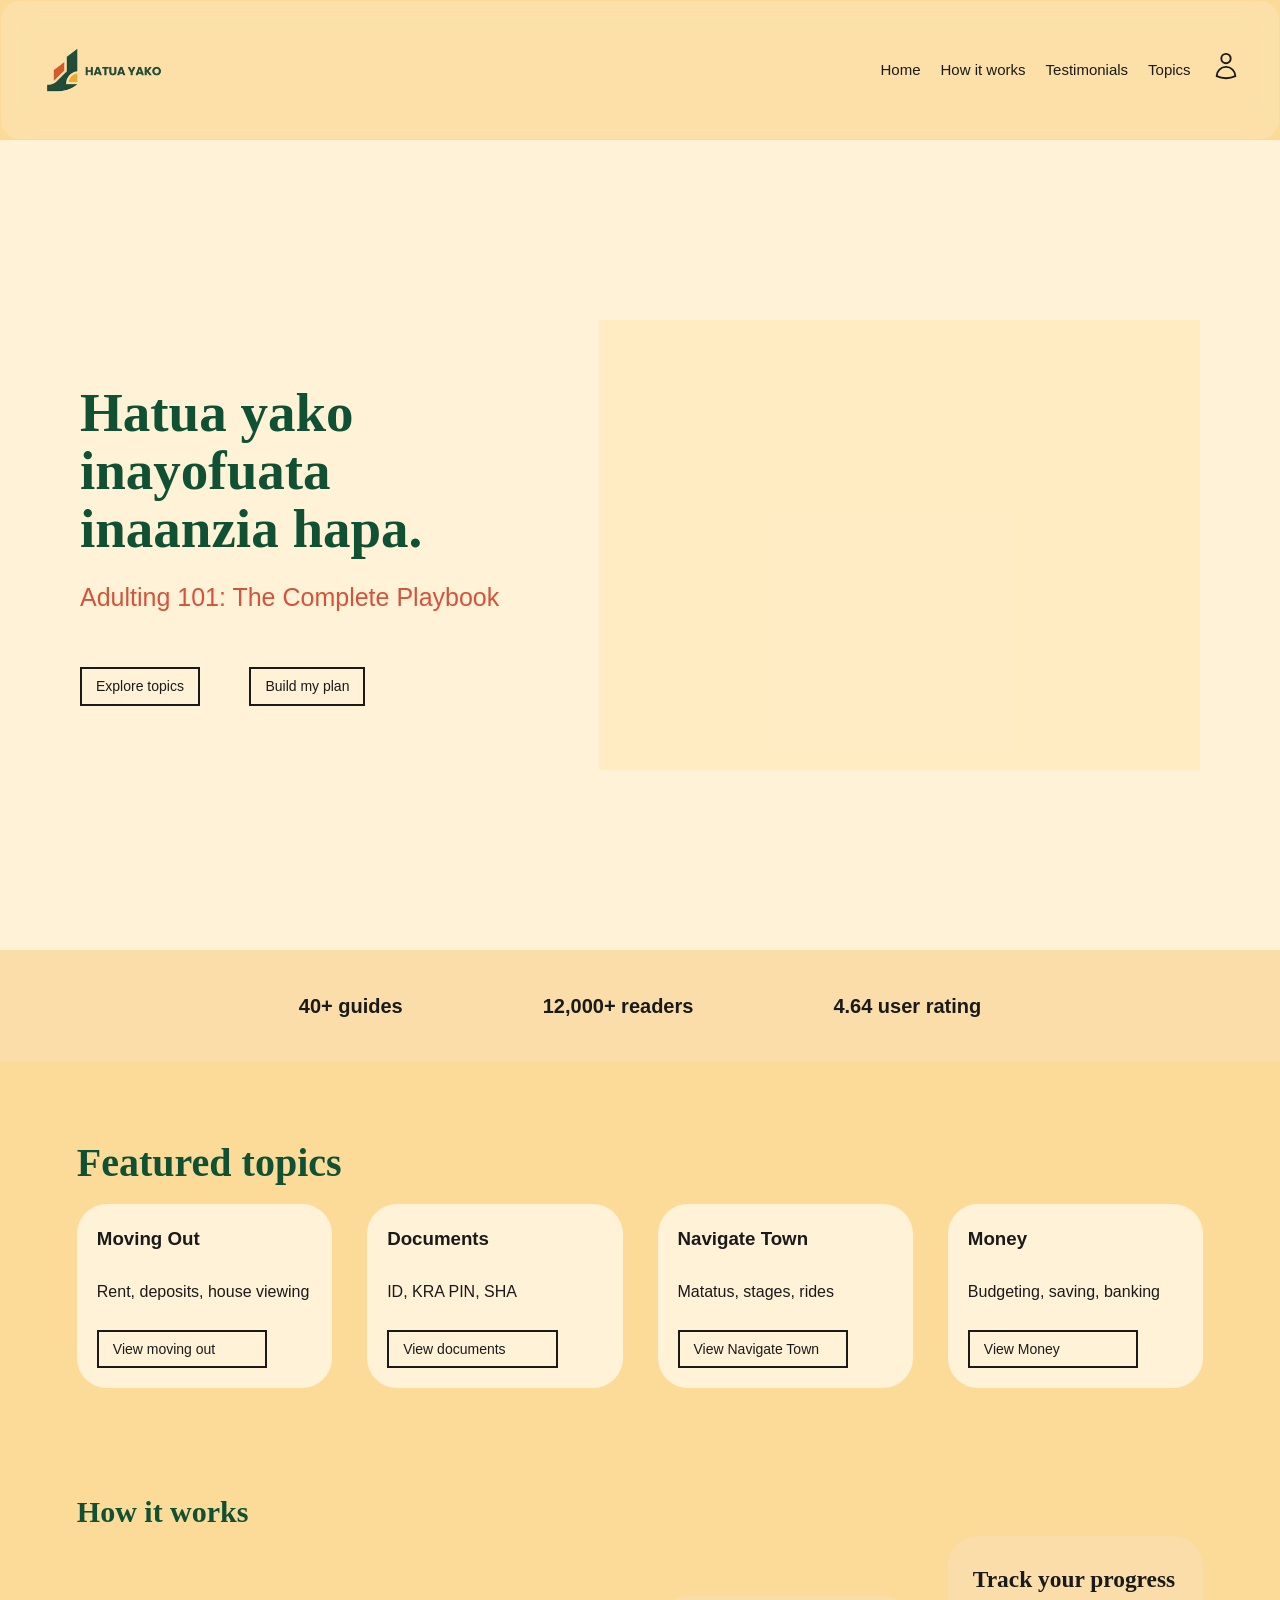
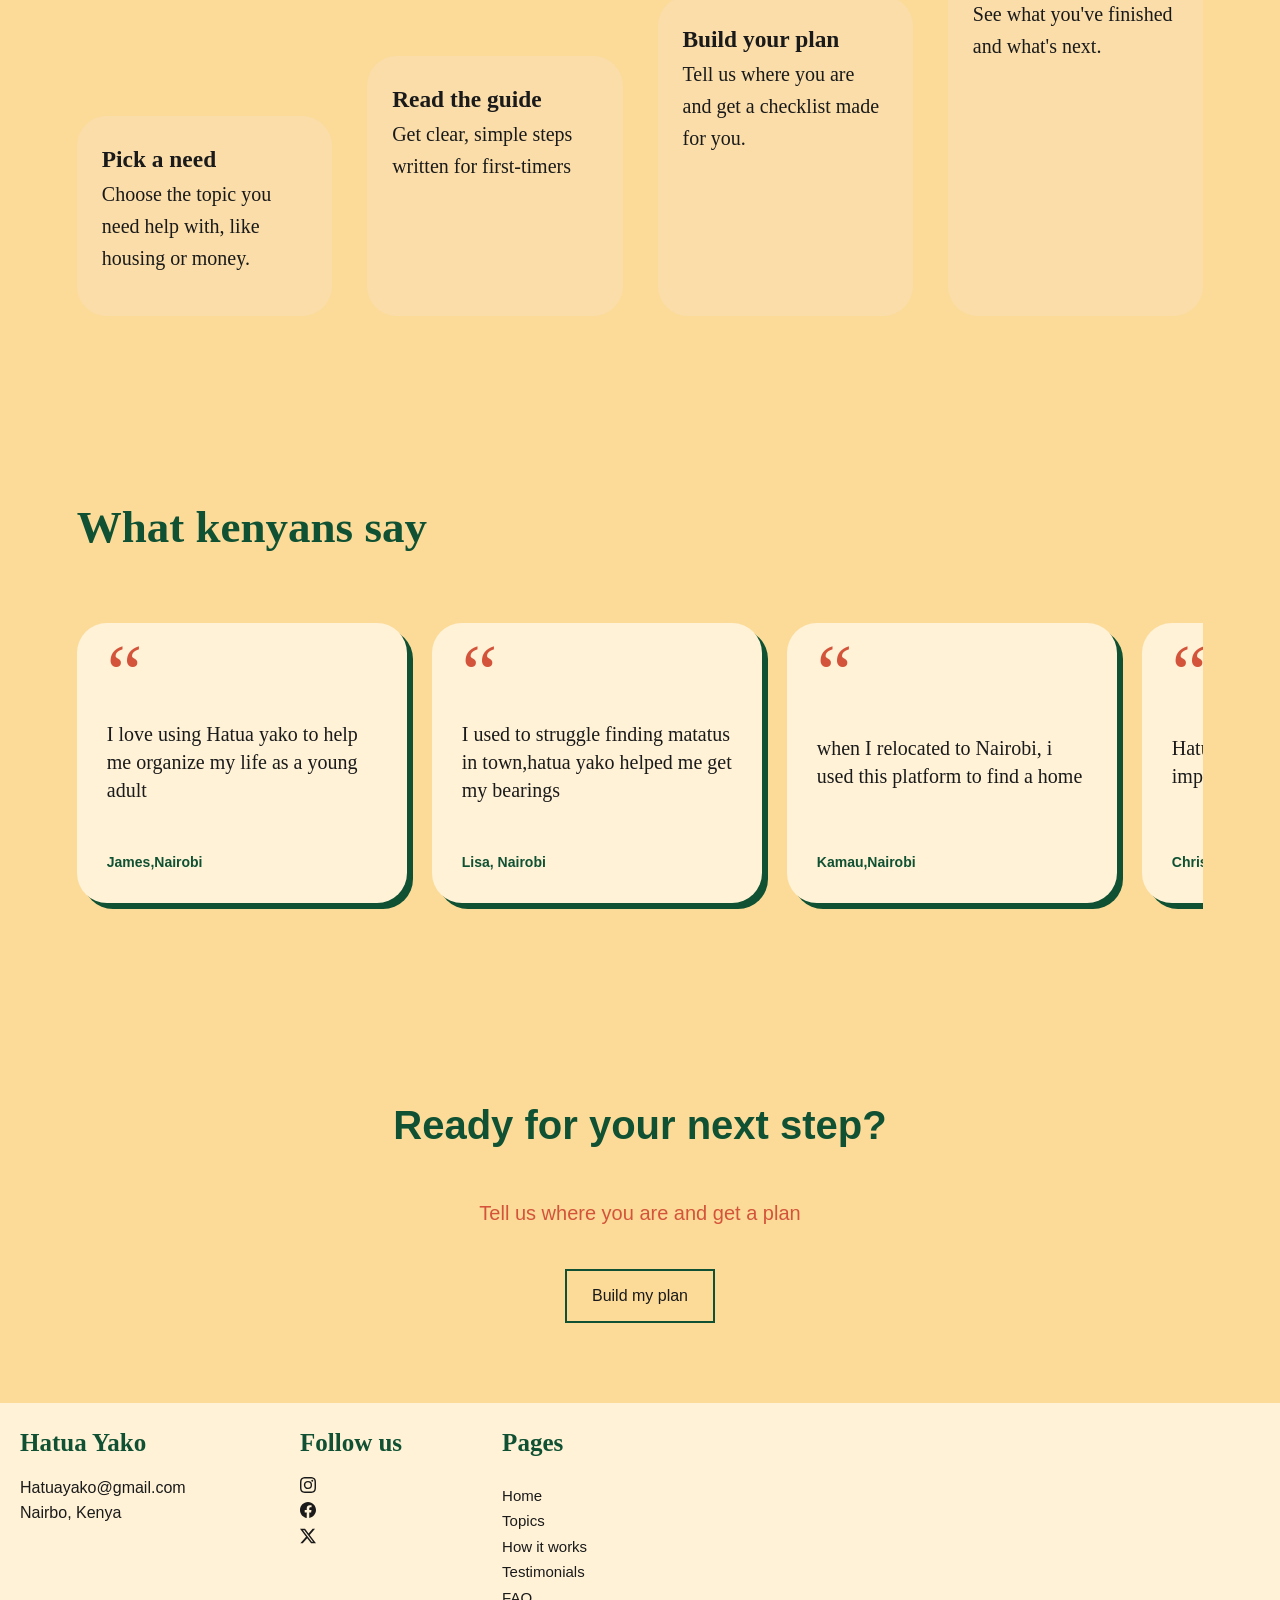
<file: index.html>
<!doctype html>
<html lang="en">

<head>
    <meta charset="UTF-8" />
    <meta name="viewport" content="width=device-width, initial-scale=1.0" />
    <title>Hatua Yako</title>
    <link rel="stylesheet" href="style.css" />
</head>

<body>
    <!-- Navigation bar   -->
    <header class="nav-bar">
        <a href="index.html" class="logo">
    <img src="images/Hatuayako.png" alt="Hatua Yako logo">
</a>
        <!-- nav links  -->
        <nav class="nav-links">
            <a href="#home">Home</a>
            <a href="#how-it-works">How it works</a>
             <a href="#testimonials">Testimonials</a>
                <a href="topics.html">Topics</a>
            <div class="nav-actions">
                <a href="#" aria-label="My Hatua account"><svg aria-hidden="true"
                        xmlns="http://www.w3.org/2000/svg" fill="none" viewBox="0 0 24 24" stroke-width="1.5"
                        stroke="currentColor" class="size-6">
                        <path stroke-linecap="round" stroke-linejoin="round"
                            d="M15.75 6a3.75 3.75 0 1 1-7.5 0 3.75 3.75 0 0 1 7.5 0ZM4.501 20.118a7.5 7.5 0 0 1 14.998 0A17.933 17.933 0 0 1 12 21.75c-2.676 0-5.216-.584-7.499-1.632Z" />
                    </svg>
                </a>
            </div>
        </nav>


    </header>
    <!-- hero section  -->
    <main>
        <section class="hero" id="home">
            <div class="hero-content">
                <h1>
                     Hatua yako<br>
                      inayofuata<br>
                       inaanzia hapa.
                </h1>
                <p class="hero-label"> Adulting 101: The Complete Playbook
                </p>

                <a href="topics.html" class="button">Explore topics</a>
                <a href="build-plan.html" class="button">Build my plan</a>

            </div>

            <!-- image hero  -->
            <div class="hero-img">

                <img src="images/down-town-img.png" alt="clear image of town">
                <img src="images/graduants.png" alt="image of graduation">
                <img src="images/moving-out.png" alt="Image of moving out">
                <img src="images/documents.png" alt="Image of documents">
            </div>
        </section>

        <!-- stats section  -->
       <!-- stats section -->
<section class="stats" aria-label="Hatua Yako at a glance">
    <div class="stats-track">
        <ul class="stats-ul">
            <li class="stats-item">40+ guides</li>
            <li class="stats-item">12,000+ readers</li>
            <li class="stats-item">4.64 user rating</li>
        </ul>
        <ul class="stats-ul" aria-hidden="true">
            <li class="stats-item">40+ guides</li>
            <li class="stats-item">12,000+ readers</li>
            <li class="stats-item">4.64 user rating</li>
        </ul>
    </div>
</section>

        <!-- feauted section  -->
        <section class="featured-topics" id="topics">
            <h2>Featured topics</h2>
            <div class="topics-card">
                <article>
                    <h3>Moving Out</h3>
                    <p>Rent, deposits, house viewing</p>
                    <a href="moving-out.html" class="button">View moving out</a>
                </article>

                <article>
                    <h3>Documents</h3>
                    <p>ID, KRA PIN, SHA</p>
                    <a href="documents.html" class="button">View documents</a>
                </article>
                <article>
                    <h3>Navigate Town</h3>
                    <p>Matatus, stages, rides</p>
                    <a href="navigate-town.html" class="button">View Navigate Town</a>
                </article>
                <article>
                    <h3>Money</h3>
                    <p>Budgeting, saving, banking</p>
                    <a href="money.html" class="button">View Money </a>
                </article>
                
            </div>
        </section>

        <!-- how it works section  -->
        <section class="how-it-works" id="how-it-works">
            <h2> How it works</h2>
            <div class="how-it-works-cards">
                <ol class="how-list">
                    <li class="how-it-works-li">
                        <h3>Pick a need</h3>
                        <p>Choose the topic you need help with, like housing or money.</p>
                    </li>
                    <li class="how-it-works-li">
                        <h3>Read the guide</h3>
                        <p>Get clear, simple steps written for first-timers</p>
                    </li>

                    <li class="how-it-works-li">
                        <h3>Build your plan</h3>
                        <p>Tell us where you are and get a checklist made for you.</p>
                    </li>
                    <li class="how-it-works-li">
                        <h3>Track your progress</h3>
                        <p>See what you've finished and what's next.</p>
                    </li>

                </ol>
            </div>
        </section>

        <!-- what kenyans say  -->
        <section class="testimonials" id="testimonials">
            <h2> What kenyans say</h2>
            <div class="testimonials-card">
                <article>
                    <blockquote>
                        <p>I love using Hatua yako to help me organize my life as a young adult</p>
                    </blockquote>
                    <p> James,Nairobi</p>

                </article>

                <article>
                    <blockquote>
                        <p>I used to struggle finding matatus in town,hatua yako helped me get my bearings</p>
                    </blockquote>
                    <p>Lisa, Nairobi</p>

                </article>
                <article>
                    <blockquote>
                        <p>when I relocated to Nairobi, i used this platform to find a home</p>
                    </blockquote>
                    <p>Kamau,Nairobi</p>

                </article>
                <article>
                    <blockquote>
                        <p>Hatua Yako taught me the importance of budgeting</p>
                    </blockquote>
                    <p>Christian,Nairobi</p>

                </article>

                <article>
                    <blockquote>
                        <p>Hatua Yako is an Awesome platform for young adults</p>
                    </blockquote>
                    <p>Wanjiru,Nairobi</p>

                </article>

            </div>
        </section>

        <!-- ready for your next step  -->
        <section class="ready-step">
            <h2>
                Ready for your next step?
            </h2>
            <p>Tell us where you are and get a plan</p>
            <a href="build-plan.html" class="button">Build my plan</a>
        </section>
    </main>
    <!-- footer  -->
    <footer>
        <div class="footer-brand">
            <h2>
                Hatua Yako
            </h2>
            <ul>
                <li> Hatuayako@gmail.com</li>
                <li> Nairbo, Kenya</li>
            </ul>
        </div>
        <div class="footer-socials">
            <h2>
                Follow us
            </h2>
            <ul>
                <li>
                    <a href="https://www.instagram.com/"><svg aria-hidden="true" xmlns="http://www.w3.org/2000/svg"
                            width="16" height="16" fill="currentColor" class="bi bi-instagram" viewBox="0 0 16 16">
                            <path
                                d="M8 0C5.829 0 5.556.01 4.703.048 3.85.088 3.269.222 2.76.42a3.9 3.9 0 0 0-1.417.923A3.9 3.9 0 0 0 .42 2.76C.222 3.268.087 3.85.048 4.7.01 5.555 0 5.827 0 8.001c0 2.172.01 2.444.048 3.297.04.852.174 1.433.372 1.942.205.526.478.972.923 1.417.444.445.89.719 1.416.923.51.198 1.09.333 1.942.372C5.555 15.99 5.827 16 8 16s2.444-.01 3.298-.048c.851-.04 1.434-.174 1.943-.372a3.9 3.9 0 0 0 1.416-.923c.445-.445.718-.891.923-1.417.197-.509.332-1.09.372-1.942C15.99 10.445 16 10.173 16 8s-.01-2.445-.048-3.299c-.04-.851-.175-1.433-.372-1.941a3.9 3.9 0 0 0-.923-1.417A3.9 3.9 0 0 0 13.24.42c-.51-.198-1.092-.333-1.943-.372C10.443.01 10.172 0 7.998 0zm-.717 1.442h.718c2.136 0 2.389.007 3.232.046.78.035 1.204.166 1.486.275.373.145.64.319.92.599s.453.546.598.92c.11.281.24.705.275 1.485.039.843.047 1.096.047 3.231s-.008 2.389-.047 3.232c-.035.78-.166 1.203-.275 1.485a2.5 2.5 0 0 1-.599.919c-.28.28-.546.453-.92.598-.28.11-.704.24-1.485.276-.843.038-1.096.047-3.232.047s-2.39-.009-3.233-.047c-.78-.036-1.203-.166-1.485-.276a2.5 2.5 0 0 1-.92-.598 2.5 2.5 0 0 1-.6-.92c-.109-.281-.24-.705-.275-1.485-.038-.843-.046-1.096-.046-3.233s.008-2.388.046-3.231c.036-.78.166-1.204.276-1.486.145-.373.319-.64.599-.92s.546-.453.92-.598c.282-.11.705-.24 1.485-.276.738-.034 1.024-.044 2.515-.045zm4.988 1.328a.96.96 0 1 0 0 1.92.96.96 0 0 0 0-1.92m-4.27 1.122a4.109 4.109 0 1 0 0 8.217 4.109 4.109 0 0 0 0-8.217m0 1.441a2.667 2.667 0 1 1 0 5.334 2.667 2.667 0 0 1 0-5.334" />
                        </svg></a>
                </li>
                <li>
                    <a href="https://www.facebook.com/"><svg aria-hidden="true" xmlns="http://www.w3.org/2000/svg"
                            width="16" height="16" fill="currentColor" class="bi bi-facebook" viewBox="0 0 16 16">
                            <path
                                d="M16 8.049c0-4.446-3.582-8.05-8-8.05C3.58 0-.002 3.603-.002 8.05c0 4.017 2.926 7.347 6.75 7.951v-5.625h-2.03V8.05H6.75V6.275c0-2.017 1.195-3.131 3.022-3.131.876 0 1.791.157 1.791.157v1.98h-1.009c-.993 0-1.303.621-1.303 1.258v1.51h2.218l-.354 2.326H9.25V16c3.824-.604 6.75-3.934 6.75-7.951" />
                        </svg></a>
                </li>
                <li>
                    <a href="https://x.com/"><svg aria-hidden="true" xmlns="http://www.w3.org/2000/svg" width="16"
                            height="16" fill="currentColor" class="bi bi-twitter-x" viewBox="0 0 16 16">
                            <path
                                d="M12.6.75h2.454l-5.36 6.142L16 15.25h-4.937l-3.867-5.07-4.425 5.07H.316l5.733-6.57L0 .75h5.063l3.495 4.633L12.601.75Zm-.86 13.028h1.36L4.323 2.145H2.865z" />
                        </svg></a>
                        
                </li>
            </ul>
            </div>
        

<div class="footer-pages">
    <h2>Pages</h2>
    <ul>
        <li><a href="index.html">Home</a></li>
        <li><a href="topics.html">Topics</a></li>
        <li><a href="#how-it-works">How it works</a></li>
        <li><a href="#testimonials">Testimonials</a></li>
        <li><a href="faq.html">FAQ</a></li>
    </ul>
</div>
        
    </footer>

</body>

</html>
</file>
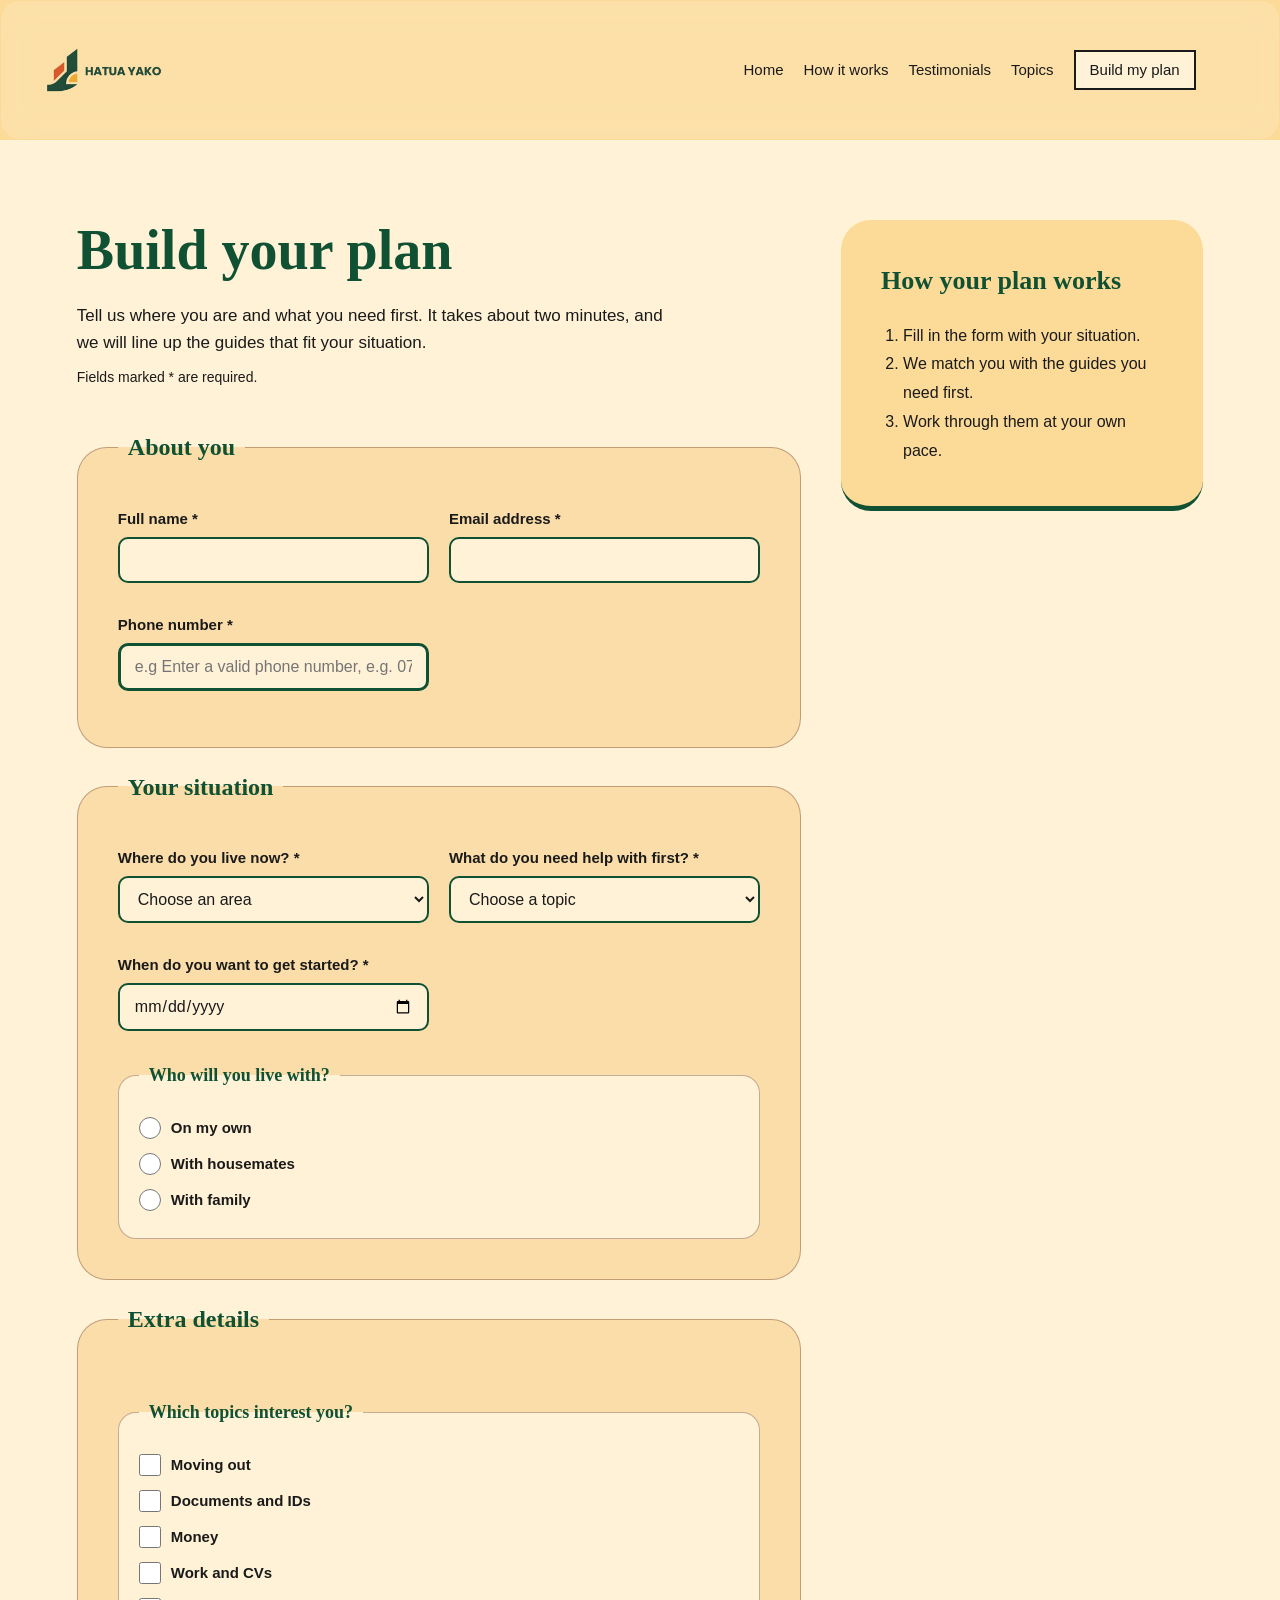
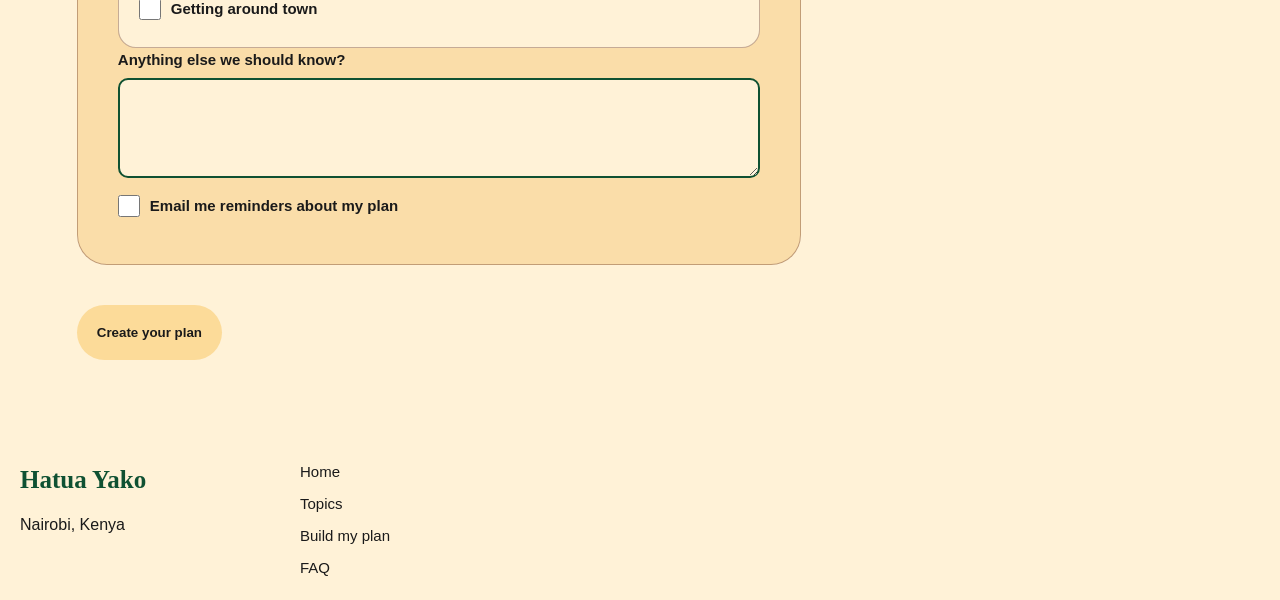
<file: build-plan.html>
<!doctype html>
<html lang="en">
  <head>
    <meta charset="UTF-8" />
    <meta name="viewport" content="width=device-width, initial-scale=1.0" />
    <title>Hatua Yako</title>
    <link rel="stylesheet" href="style.css" />
  </head>
  <body>
    <!-- Navigation bar   -->
    <header class="nav-bar">
      <a href="index.html" class="logo">
        <img src="images/Hatuayako.png" alt="Hatua Yako logo" />
      </a>

      <nav class="nav-links" aria-label="Main">
        <a href="index.html">Home</a>
        <a href="index.html#how-it-works">How it works</a>
        <a href="index.html#testimonials">Testimonials</a>
        <a href="topics.html">Topics</a>
        <a href="build-plan.html" class="button" aria-current="page"
          >Build my plan</a
        >
      </nav>
    </header>

    <main class="plan">
      <section class="plan-main">
        <h1>Build your plan</h1>
        <p class="plan-intro">
          Tell us where you are and what you need first. It takes about two
          minutes, and we will line up the guides that fit your situation.
        </p>
        <p class="required-disclaimer">Fields marked * are required.</p>

        <!-- form input  -->

        <form class="plan-form" action="confirmation.html" method="get">
          <fieldset>
            <legend>About you</legend>

            <div class="form-field">
              <div class="field">
                <label for="full-name">Full name *</label>
                <input
                  type="text"
                  id="full-name"
                  name="full-name"
                  autocomplete="name"
                  required
                />
              </div>

              <div class="field">
                <label for="email">Email address *</label>
                <input
                  type="email"
                  id="email"
                  name="email"
                  autocomplete="email"
                  required
                />
              </div>

              <div class="field">
                <label for="phone">Phone number *</label>
                <input
                  type="tel"
                  id="phone"
                  name="phone"
                  placeholder="e.g Enter a valid phone number, e.g. 0712 345 678"
                  autocomplete="tel"
                  inputmode="tel"
                  value=""
                  class="is-invalid"
                  aria-invalid="true"
                  aria-describedby="phone-error"
                  required />
        
                <p class="field-error" id="phone-error"></p>
              </div>
            </div>
          </fieldset>

          <!-- your situation  -->
          <fieldset>
            <legend>Your situation</legend>

            <div class="field-grid">
              <div class="field">
                <label for="location">Where do you live now? *</label>
                <select id="location" name="location" required>
                  <option value="">Choose an area</option>
                  <option>Nairobi CBD</option>
                  <option>Westlands</option>
                  <option>Kasarani</option>
                  <option>Embakasi</option>
                  <option>Ruiru</option>
                  <option>Rongai</option>
                  <option>Another town</option>
                </select>
              </div>

              <div class="field">
                <label for="first-need"
                  >What do you need help with first? *</label
                >
                <select id="first-need" name="first-need" required>
                  <option value="">Choose a topic</option>
                  <option>Moving out</option>
                  <option>Documents and IDs</option>
                  <option>Money</option>
                  <option>Work and CVs</option>
                  <option>Getting around town</option>
                </select>
              </div>

              <div class="field">
                <label for="target-date"
                  >When do you want to get started? *</label
                >
                <input
                  type="date"
                  id="target-date"
                  name="target-date"
                  required
                />
              </div>
            </div>

            <fieldset class="choice-group">
              <legend>Who will you live with?</legend>
              <div class="choice">
                <input
                  type="radio"
                  id="live-alone"
                  name="living"
                  value="alone"
                />
                <label for="live-alone">On my own</label>
              </div>
              <div class="choice">
                <input
                  type="radio"
                  id="live-housemates"
                  name="living"
                  value="housemates"
                />
                <label for="live-housemates">With housemates</label>
              </div>
              <div class="choice">
                <input
                  type="radio"
                  id="live-family"
                  name="living"
                  value="family"
                />
                <label for="live-family">With family</label>
              </div>
            </fieldset>
          </fieldset>

          <fieldset>
            <legend>Extra details</legend>

            <fieldset class="choice-group">
              <legend>Which topics interest you?</legend>
              <div class="choice">
                <input
                  type="checkbox"
                  id="topic-moving"
                  name="topics"
                  value="moving-out"
                />
                <label for="topic-moving">Moving out</label>
              </div>
              <div class="choice">
                <input
                  type="checkbox"
                  id="topic-documents"
                  name="topics"
                  value="documents"
                />
                <label for="topic-documents">Documents and IDs</label>
              </div>
              <div class="choice">
                <input
                  type="checkbox"
                  id="topic-money"
                  name="topics"
                  value="money"
                />
                <label for="topic-money">Money</label>
              </div>
              <div class="choice">
                <input
                  type="checkbox"
                  id="topic-work"
                  name="topics"
                  value="work"
                />
                <label for="topic-work">Work and CVs</label>
              </div>
              <div class="choice">
                <input
                  type="checkbox"
                  id="topic-town"
                  name="topics"
                  value="getting-around"
                />
                <label for="topic-town">Getting around town</label>
              </div>
            </fieldset>

            <div class="field">
              <label for="notes">Anything else we should know?</label>
              <textarea id="notes" name="notes" rows="4"></textarea>
            </div>

            <div class="choice">
              <input
                type="checkbox"
                id="reminders"
                name="reminders"
                value="yes"
              />
              <label for="reminders">Email me reminders about my plan</label>
            </div>
          </fieldset>

          <button type="submit" class="submit-registration">Create your plan</button>
        </form>


  
      </section>

      <aside class="plan-works">
        <h2>How your plan works</h2>
        <ol>
          <li>Fill in the form with your situation.</li>
          <li>We match you with the guides you need first.</li>
          <li>Work through them at your own pace.</li>
        </ol>
      </aside>
    </main>

    <footer>
      <div class="footer-brand">
        <h2>Hatua Yako</h2>
        <p>Nairobi, Kenya</p>
      </div>
      <nav class="footer-pages" aria-label="Footer">
        <a href="index.html">Home</a>
        <a href="topics.html">Topics</a>
        <a href="build-plan.html">Build my plan</a>
        <a href="faq.html">FAQ</a>
      </nav>
    </footer>
  </body>
</html>
</file>
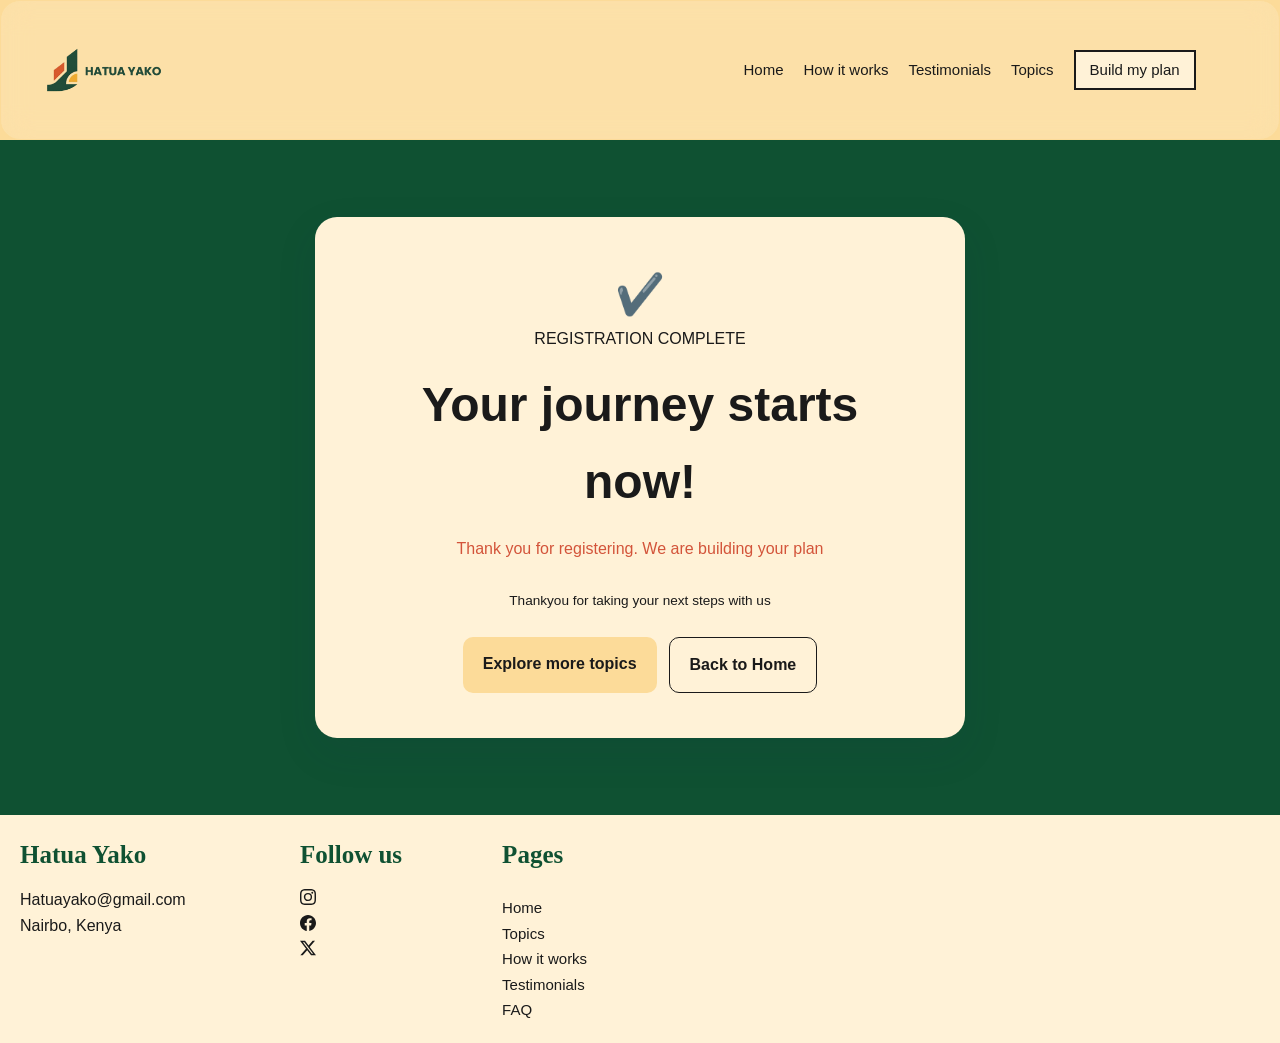
<file: confirmation.html>
<!DOCTYPE html>
<html lang="en">
<head>
    <meta charset="UTF-8">
    <meta name="viewport" content="width=device-width, initial-scale=1.0">
    <title>Hatua yako</title>
    <link rel="stylesheet" href="style.css">
</head>
<body>
     <!-- Navigation bar   -->
    <header class="nav-bar">
        <a href="index.html" class="logo">
    <img src="images/Hatuayako.png" alt="Hatua Yako logo">
</a>
    <!-- nav link  -->
 <nav class="nav-links" aria-label="Main">
            <a href="index.html">Home</a>
            <a href="index.html#how-it-works">How it works</a>
            <a href="index.html#testimonials">Testimonials</a>
            <a href="topics.html">Topics</a>
            <a href="build-plan.html" class="button" aria-current="page">Build my plan</a>
        </nav>
    </header>
<!-- main  -->
    <main class="confirmation-page">
      <section class="confirmation-card">
        <div class="success-icon" aria-hidden="true">✔️</div>
        <p class="confirmation-label">REGISTRATION COMPLETE</p>
        <h1>Your journey starts now!</h1>
        <p class="confirmation-message">
          Thank you for registering. We are building your plan 
        </p>


        <p class="confirmation-note">
         Thankyou for taking your next steps with us 
        </p>

        <div class="confirmation-actions">
          <a href="topics.html" class="confirmation-primary">
       Explore more topics
          </a>
          <a href="index.html" class="confirmation-secondary"> Back to Home </a>
        </div>
      </section>
    </main>
</body>
<!-- footer  -->
    <footer>
        <div class="footer-brand">
            <h2>
                Hatua Yako
            </h2>
            <ul>
                <li> Hatuayako@gmail.com</li>
                <li> Nairbo, Kenya</li>
            </ul>
        </div>
        <div class="footer-socials">
            <h2>
                Follow us
            </h2>
            <ul>
                <li>
                    <a href="https://www.instagram.com/"><svg aria-hidden="true" xmlns="http://www.w3.org/2000/svg"
                            width="16" height="16" fill="currentColor" class="bi bi-instagram" viewBox="0 0 16 16">
                            <path
                                d="M8 0C5.829 0 5.556.01 4.703.048 3.85.088 3.269.222 2.76.42a3.9 3.9 0 0 0-1.417.923A3.9 3.9 0 0 0 .42 2.76C.222 3.268.087 3.85.048 4.7.01 5.555 0 5.827 0 8.001c0 2.172.01 2.444.048 3.297.04.852.174 1.433.372 1.942.205.526.478.972.923 1.417.444.445.89.719 1.416.923.51.198 1.09.333 1.942.372C5.555 15.99 5.827 16 8 16s2.444-.01 3.298-.048c.851-.04 1.434-.174 1.943-.372a3.9 3.9 0 0 0 1.416-.923c.445-.445.718-.891.923-1.417.197-.509.332-1.09.372-1.942C15.99 10.445 16 10.173 16 8s-.01-2.445-.048-3.299c-.04-.851-.175-1.433-.372-1.941a3.9 3.9 0 0 0-.923-1.417A3.9 3.9 0 0 0 13.24.42c-.51-.198-1.092-.333-1.943-.372C10.443.01 10.172 0 7.998 0zm-.717 1.442h.718c2.136 0 2.389.007 3.232.046.78.035 1.204.166 1.486.275.373.145.64.319.92.599s.453.546.598.92c.11.281.24.705.275 1.485.039.843.047 1.096.047 3.231s-.008 2.389-.047 3.232c-.035.78-.166 1.203-.275 1.485a2.5 2.5 0 0 1-.599.919c-.28.28-.546.453-.92.598-.28.11-.704.24-1.485.276-.843.038-1.096.047-3.232.047s-2.39-.009-3.233-.047c-.78-.036-1.203-.166-1.485-.276a2.5 2.5 0 0 1-.92-.598 2.5 2.5 0 0 1-.6-.92c-.109-.281-.24-.705-.275-1.485-.038-.843-.046-1.096-.046-3.233s.008-2.388.046-3.231c.036-.78.166-1.204.276-1.486.145-.373.319-.64.599-.92s.546-.453.92-.598c.282-.11.705-.24 1.485-.276.738-.034 1.024-.044 2.515-.045zm4.988 1.328a.96.96 0 1 0 0 1.92.96.96 0 0 0 0-1.92m-4.27 1.122a4.109 4.109 0 1 0 0 8.217 4.109 4.109 0 0 0 0-8.217m0 1.441a2.667 2.667 0 1 1 0 5.334 2.667 2.667 0 0 1 0-5.334" />
                        </svg></a>
                </li>
                <li>
                    <a href="https://www.facebook.com/"><svg aria-hidden="true" xmlns="http://www.w3.org/2000/svg"
                            width="16" height="16" fill="currentColor" class="bi bi-facebook" viewBox="0 0 16 16">
                            <path
                                d="M16 8.049c0-4.446-3.582-8.05-8-8.05C3.58 0-.002 3.603-.002 8.05c0 4.017 2.926 7.347 6.75 7.951v-5.625h-2.03V8.05H6.75V6.275c0-2.017 1.195-3.131 3.022-3.131.876 0 1.791.157 1.791.157v1.98h-1.009c-.993 0-1.303.621-1.303 1.258v1.51h2.218l-.354 2.326H9.25V16c3.824-.604 6.75-3.934 6.75-7.951" />
                        </svg></a>
                </li>
                <li>
                    <a href="https://x.com/"><svg aria-hidden="true" xmlns="http://www.w3.org/2000/svg" width="16"
                            height="16" fill="currentColor" class="bi bi-twitter-x" viewBox="0 0 16 16">
                            <path
                                d="M12.6.75h2.454l-5.36 6.142L16 15.25h-4.937l-3.867-5.07-4.425 5.07H.316l5.733-6.57L0 .75h5.063l3.495 4.633L12.601.75Zm-.86 13.028h1.36L4.323 2.145H2.865z" />
                        </svg></a>
                        
                </li>
            </ul>
            </div>
        

<div class="footer-pages">
    <h2>Pages</h2>
    <ul>
        <li><a href="index.html">Home</a></li>
        <li><a href="topics.html">Topics</a></li>
        <li><a href="#how-it-works">How it works</a></li>
        <li><a href="#testimonials">Testimonials</a></li>
        <li><a href="faq.html">FAQ</a></li>
    </ul>
</div>
        
    </footer>


</html>
</file>
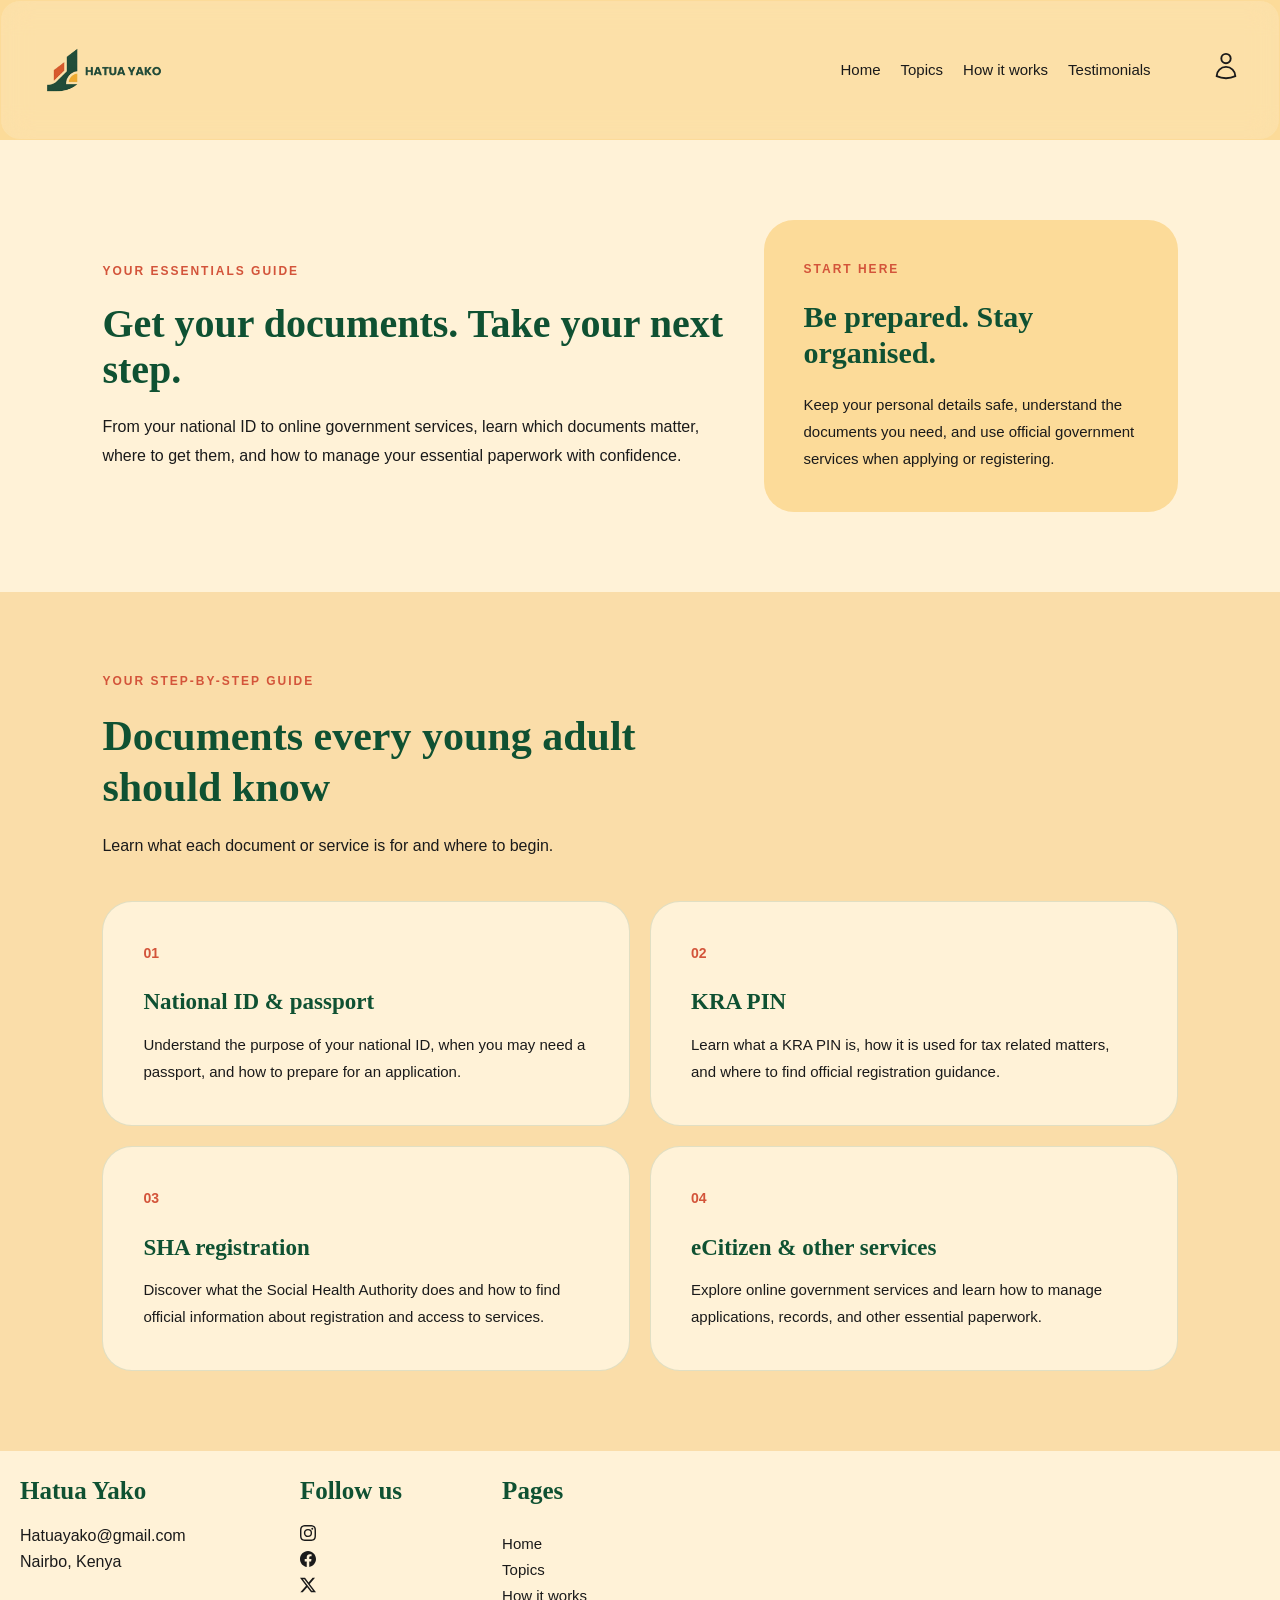
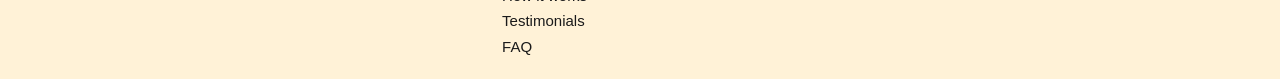
<file: documents.html>
<!DOCTYPE html>
<html lang="en">
<head>
    <meta charset="UTF-8">
    <meta name="viewport" content="width=device-width, initial-scale=1.0">
    <title>Hatua Yako</title>
    <link rel="stylesheet" href="style.css">
</head>
<body>
 <!-- Navigation bar   -->
    <header class="nav-bar">
        <a href="index.html" class="logo">
    <img src="images/Hatuayako.png" alt="Hatua Yako logo">
</a>
        <!-- nav links  -->
        <nav class="nav-links">
            <a href="index.html">Home</a>
            <a href="topic.html">Topics</a>
            <a href="index.html#how-it-works">How it works</a>
             <a href="index.html#testimonials">Testimonials</a>
             <a href="moving-out.html"></a>
                   <a href="#jump-to-fares"></a>
            <div class="nav-actions">
                <a href="#" aria-label="My Hatua account"><svg aria-hidden="true"
                        xmlns="http://www.w3.org/2000/svg" fill="none" viewBox="0 0 24 24" stroke-width="1.5"
                        stroke="currentColor" class="size-6">
                        <path stroke-linecap="round" stroke-linejoin="round"
                            d="M15.75 6a3.75 3.75 0 1 1-7.5 0 3.75 3.75 0 0 1 7.5 0ZM4.501 20.118a7.5 7.5 0 0 1 14.998 0A17.933 17.933 0 0 1 12 21.75c-2.676 0-5.216-.584-7.499-1.632Z" />
                    </svg>
                </a>
            </div>
        </nav>
    </header>
<!-- Documents Hero -->
<section class="documents-hero" id="documents">

    <div class="documents-content">
        <p class="documents-label">YOUR ESSENTIALS GUIDE</p>

        <h1>Get your documents. Take your next step.</h1>

        <p class="documents-intro">
            From your national ID to online government services,
            learn which documents matter, where to get them,
            and how to manage your essential paperwork with confidence.
        </p>
    </div>

    <div class="documents">
        <p class="documents-label">START HERE</p>

        <h2>Be prepared. Stay organised.</h2>

        <p>
            Keep your personal details safe, understand the
            documents you need, and use official government
            services when applying or registering.
        </p>
    </div>

</section>

<!-- Documents cArds -->
<section class="documents-topics" id="documents">

    <div class="documents-heading">
        <p class="documents-label">YOUR STEP-BY-STEP GUIDE</p>

        <h2>Documents every young adult should know</h2>

        <p>
            Learn what each document or service is for
            and where to begin.
        </p>
    </div>

    <div class="documents-grid">

        <article class="documents-card">
            <span class="documents-number">01</span>
            <h3>National ID & passport</h3>
            <p>
                Understand the purpose of your national ID,
                when you may need a passport, and how to
                prepare for an application.
            </p>
        </article>

        <article class="documents-card">
            <span class="documents-number">02</span>
            <h3>KRA PIN</h3>
            <p>
                Learn what a KRA PIN is, how it is used
                for tax related matters, and where to find
                official registration guidance.
            </p>
        </article>

        <article class="documents-card">
            <span class="documents-number">03</span>
            <h3>SHA registration</h3>
            <p>
                Discover what the Social Health Authority
                does and how to find official information
                about registration and access to services.
            </p>
        </article>

        <article class="documents-card">
            <span class="documents-number">04</span>
            <h3>eCitizen & other services</h3>
            <p>
                Explore online government services and
                learn how to manage applications, records,
                and other essential paperwork.
            </p>
        </article>

    </div>
</section>
<!-- footer  -->
    <footer>
        <div class="footer-brand">
            <h2>
                Hatua Yako
            </h2>
            <ul>
                <li> Hatuayako@gmail.com</li>
                <li> Nairbo, Kenya</li>
            </ul>
        </div>
        <div class="footer-socials">
            <h2>
                Follow us
            </h2>
            <ul>
                <li>
                    <a href="https://www.instagram.com/"><svg aria-hidden="true" xmlns="http://www.w3.org/2000/svg"
                            width="16" height="16" fill="currentColor" class="bi bi-instagram" viewBox="0 0 16 16">
                            <path
                                d="M8 0C5.829 0 5.556.01 4.703.048 3.85.088 3.269.222 2.76.42a3.9 3.9 0 0 0-1.417.923A3.9 3.9 0 0 0 .42 2.76C.222 3.268.087 3.85.048 4.7.01 5.555 0 5.827 0 8.001c0 2.172.01 2.444.048 3.297.04.852.174 1.433.372 1.942.205.526.478.972.923 1.417.444.445.89.719 1.416.923.51.198 1.09.333 1.942.372C5.555 15.99 5.827 16 8 16s2.444-.01 3.298-.048c.851-.04 1.434-.174 1.943-.372a3.9 3.9 0 0 0 1.416-.923c.445-.445.718-.891.923-1.417.197-.509.332-1.09.372-1.942C15.99 10.445 16 10.173 16 8s-.01-2.445-.048-3.299c-.04-.851-.175-1.433-.372-1.941a3.9 3.9 0 0 0-.923-1.417A3.9 3.9 0 0 0 13.24.42c-.51-.198-1.092-.333-1.943-.372C10.443.01 10.172 0 7.998 0zm-.717 1.442h.718c2.136 0 2.389.007 3.232.046.78.035 1.204.166 1.486.275.373.145.64.319.92.599s.453.546.598.92c.11.281.24.705.275 1.485.039.843.047 1.096.047 3.231s-.008 2.389-.047 3.232c-.035.78-.166 1.203-.275 1.485a2.5 2.5 0 0 1-.599.919c-.28.28-.546.453-.92.598-.28.11-.704.24-1.485.276-.843.038-1.096.047-3.232.047s-2.39-.009-3.233-.047c-.78-.036-1.203-.166-1.485-.276a2.5 2.5 0 0 1-.92-.598 2.5 2.5 0 0 1-.6-.92c-.109-.281-.24-.705-.275-1.485-.038-.843-.046-1.096-.046-3.233s.008-2.388.046-3.231c.036-.78.166-1.204.276-1.486.145-.373.319-.64.599-.92s.546-.453.92-.598c.282-.11.705-.24 1.485-.276.738-.034 1.024-.044 2.515-.045zm4.988 1.328a.96.96 0 1 0 0 1.92.96.96 0 0 0 0-1.92m-4.27 1.122a4.109 4.109 0 1 0 0 8.217 4.109 4.109 0 0 0 0-8.217m0 1.441a2.667 2.667 0 1 1 0 5.334 2.667 2.667 0 0 1 0-5.334" />
                        </svg></a>
                </li>
                <li>
                    <a href="https://www.facebook.com/"><svg aria-hidden="true" xmlns="http://www.w3.org/2000/svg"
                            width="16" height="16" fill="currentColor" class="bi bi-facebook" viewBox="0 0 16 16">
                            <path
                                d="M16 8.049c0-4.446-3.582-8.05-8-8.05C3.58 0-.002 3.603-.002 8.05c0 4.017 2.926 7.347 6.75 7.951v-5.625h-2.03V8.05H6.75V6.275c0-2.017 1.195-3.131 3.022-3.131.876 0 1.791.157 1.791.157v1.98h-1.009c-.993 0-1.303.621-1.303 1.258v1.51h2.218l-.354 2.326H9.25V16c3.824-.604 6.75-3.934 6.75-7.951" />
                        </svg></a>
                </li>
                <li>
                    <a href="https://x.com/"><svg aria-hidden="true" xmlns="http://www.w3.org/2000/svg" width="16"
                            height="16" fill="currentColor" class="bi bi-twitter-x" viewBox="0 0 16 16">
                            <path
                                d="M12.6.75h2.454l-5.36 6.142L16 15.25h-4.937l-3.867-5.07-4.425 5.07H.316l5.733-6.57L0 .75h5.063l3.495 4.633L12.601.75Zm-.86 13.028h1.36L4.323 2.145H2.865z" />
                        </svg></a>
                        
                </li>
            </ul>
            </div>
        

<div class="footer-pages">
    <h2>Pages</h2>
    <ul>
        <li><a href="index.html">Home</a></li>
        <li><a href="topics.html">Topics</a></li>
        <li><a href="#how-it-works">How it works</a></li>
        <li><a href="#testimonials">Testimonials</a></li>
        <li><a href="faq.html">FAQ</a></li>
    </ul>
</div>
        
    </footer>

</body>
</html>
</file>
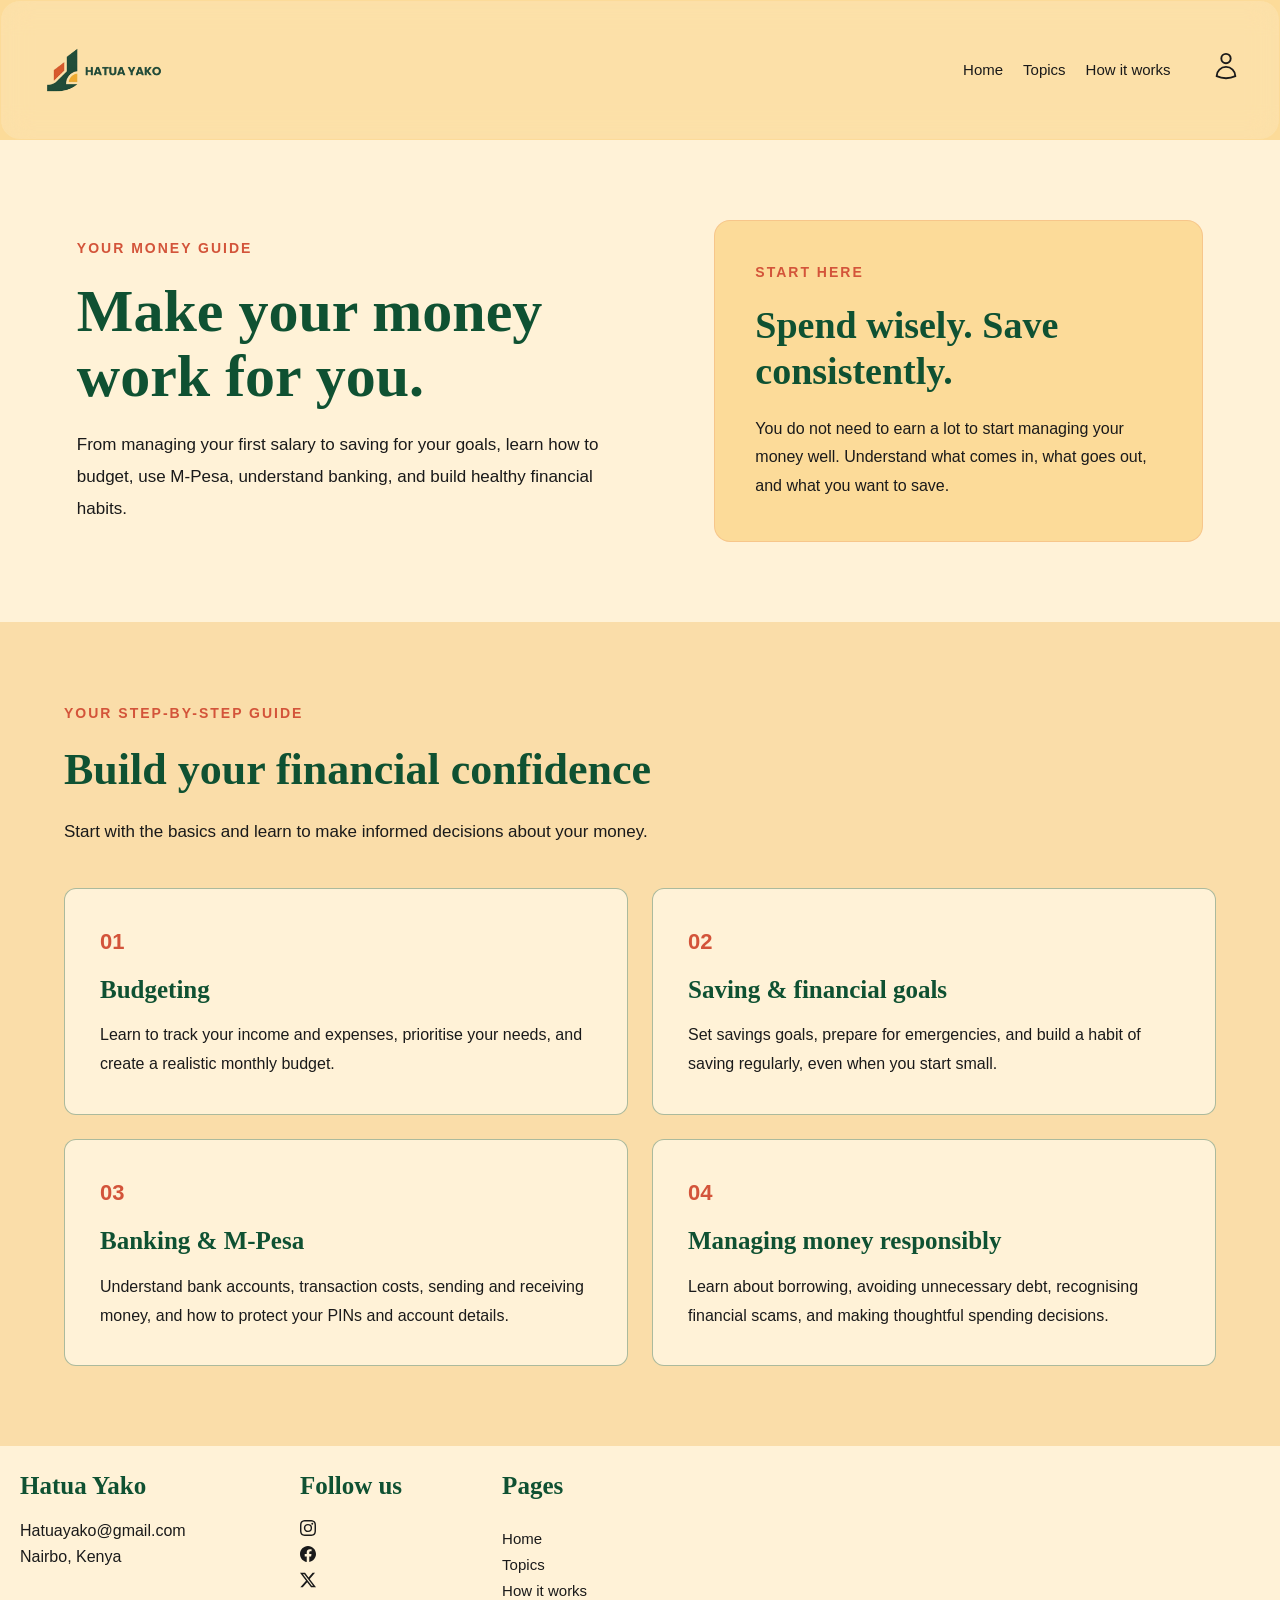
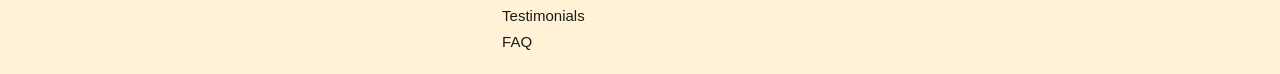
<file: money.html>
<!DOCTYPE html>
<html lang="en">
<head>
    <meta charset="UTF-8">
    <meta name="viewport" content="width=device-width, initial-scale=1.0">
    <title>Hatua Yako</title>
    <link rel="stylesheet" href="style.css">
</head>
<body>
 <!-- Navigation bar   -->
    <header class="nav-bar">
        <a href="index.html" class="logo">
    <img src="images/Hatuayako.png" alt="Hatua Yako logo">
</a>
        <!-- nav links  -->
        <nav class="nav-links">
            <a href="index.html">Home</a>
            <a href="topics.html">Topics</a>
            <a href="index.html#how-it-works">How it works</a>
            <a href="index.html#testimonials"></a>
            <div class="nav-actions">
                <a href="#" aria-label="My Hatua account"><svg aria-hidden="true"
                        xmlns="http://www.w3.org/2000/svg" fill="none" viewBox="0 0 24 24" stroke-width="1.5"
                        stroke="currentColor" class="size-6">
                        <path stroke-linecap="round" stroke-linejoin="round"
                            d="M15.75 6a3.75 3.75 0 1 1-7.5 0 3.75 3.75 0 0 1 7.5 0ZM4.501 20.118a7.5 7.5 0 0 1 14.998 0A17.933 17.933 0 0 1 12 21.75c-2.676 0-5.216-.584-7.499-1.632Z" />
                    </svg>
                </a>
            </div>
        </nav>
    </header>
<!-- Money Hero -->
<section class="money-hero" id="money">

    <div class="money-content">
        <p class="money-label">YOUR MONEY GUIDE</p>

        <h1>Make your money work for you.</h1>

        <p class="money-intro">
            From managing your first salary to saving for your
            goals, learn how to budget, use M-Pesa, understand
            banking, and build healthy financial habits.
        </p>
    </div>

    <div class="money-div">
        <p class="money-label">START HERE</p>

        <h2>Spend wisely. Save consistently.</h2>

        <p>
            You do not need to earn a lot to start managing
            your money well. Understand what comes in,
            what goes out, and what you want to save.
        </p>
    </div>

</section>

<!-- Money cards -->
<section class="money-topics" id="money-topics">

    <div class="money-heading">
        <p class="money-label">YOUR STEP-BY-STEP GUIDE</p>

        <h2>Build your financial confidence</h2>

        <p>
            Start with the basics and learn to make
            informed decisions about your money.
        </p>
    </div>

    <div class="money-grid">

        <article class="money-card">
            <span class="money-number">01</span>
            <h3>Budgeting</h3>
            <p>
                Learn to track your income and expenses,
                prioritise your needs, and create a realistic
                monthly budget.
            </p>
        </article>

        <article class="money-card">
            <span class="money-number">02</span>
            <h3>Saving & financial goals</h3>
            <p>
                Set savings goals, prepare for emergencies,
                and build a habit of saving regularly,
                even when you start small.
            </p>
        </article>

        <article class="money-card">
            <span class="money-number">03</span>
            <h3>Banking & M-Pesa</h3>
            <p>
                Understand bank accounts, transaction costs,
                sending and receiving money, and how to
                protect your PINs and account details.
            </p>
        </article>

        <article class="money-card">
            <span class="money-number">04</span>
            <h3>Managing money responsibly</h3>
            <p>
                Learn about borrowing, avoiding unnecessary
                debt, recognising financial scams, and making
                thoughtful spending decisions.
            </p>
        </article>

    </div>
</section>
<!-- footer  -->
   <footer>
        <div class="footer-brand">
            <h2>
                Hatua Yako
            </h2>
            <ul>
                <li> Hatuayako@gmail.com</li>
                <li> Nairbo, Kenya</li>
            </ul>
        </div>
        <div class="footer-socials">
            <h2>
                Follow us
            </h2>
            <ul>
                <li>
                    <a href="https://www.instagram.com/"><svg aria-hidden="true" xmlns="http://www.w3.org/2000/svg"
                            width="16" height="16" fill="currentColor" class="bi bi-instagram" viewBox="0 0 16 16">
                            <path
                                d="M8 0C5.829 0 5.556.01 4.703.048 3.85.088 3.269.222 2.76.42a3.9 3.9 0 0 0-1.417.923A3.9 3.9 0 0 0 .42 2.76C.222 3.268.087 3.85.048 4.7.01 5.555 0 5.827 0 8.001c0 2.172.01 2.444.048 3.297.04.852.174 1.433.372 1.942.205.526.478.972.923 1.417.444.445.89.719 1.416.923.51.198 1.09.333 1.942.372C5.555 15.99 5.827 16 8 16s2.444-.01 3.298-.048c.851-.04 1.434-.174 1.943-.372a3.9 3.9 0 0 0 1.416-.923c.445-.445.718-.891.923-1.417.197-.509.332-1.09.372-1.942C15.99 10.445 16 10.173 16 8s-.01-2.445-.048-3.299c-.04-.851-.175-1.433-.372-1.941a3.9 3.9 0 0 0-.923-1.417A3.9 3.9 0 0 0 13.24.42c-.51-.198-1.092-.333-1.943-.372C10.443.01 10.172 0 7.998 0zm-.717 1.442h.718c2.136 0 2.389.007 3.232.046.78.035 1.204.166 1.486.275.373.145.64.319.92.599s.453.546.598.92c.11.281.24.705.275 1.485.039.843.047 1.096.047 3.231s-.008 2.389-.047 3.232c-.035.78-.166 1.203-.275 1.485a2.5 2.5 0 0 1-.599.919c-.28.28-.546.453-.92.598-.28.11-.704.24-1.485.276-.843.038-1.096.047-3.232.047s-2.39-.009-3.233-.047c-.78-.036-1.203-.166-1.485-.276a2.5 2.5 0 0 1-.92-.598 2.5 2.5 0 0 1-.6-.92c-.109-.281-.24-.705-.275-1.485-.038-.843-.046-1.096-.046-3.233s.008-2.388.046-3.231c.036-.78.166-1.204.276-1.486.145-.373.319-.64.599-.92s.546-.453.92-.598c.282-.11.705-.24 1.485-.276.738-.034 1.024-.044 2.515-.045zm4.988 1.328a.96.96 0 1 0 0 1.92.96.96 0 0 0 0-1.92m-4.27 1.122a4.109 4.109 0 1 0 0 8.217 4.109 4.109 0 0 0 0-8.217m0 1.441a2.667 2.667 0 1 1 0 5.334 2.667 2.667 0 0 1 0-5.334" />
                        </svg></a>
                </li>
                <li>
                    <a href="https://www.facebook.com/"><svg aria-hidden="true" xmlns="http://www.w3.org/2000/svg"
                            width="16" height="16" fill="currentColor" class="bi bi-facebook" viewBox="0 0 16 16">
                            <path
                                d="M16 8.049c0-4.446-3.582-8.05-8-8.05C3.58 0-.002 3.603-.002 8.05c0 4.017 2.926 7.347 6.75 7.951v-5.625h-2.03V8.05H6.75V6.275c0-2.017 1.195-3.131 3.022-3.131.876 0 1.791.157 1.791.157v1.98h-1.009c-.993 0-1.303.621-1.303 1.258v1.51h2.218l-.354 2.326H9.25V16c3.824-.604 6.75-3.934 6.75-7.951" />
                        </svg></a>
                </li>
                <li>
                    <a href="https://x.com/"><svg aria-hidden="true" xmlns="http://www.w3.org/2000/svg" width="16"
                            height="16" fill="currentColor" class="bi bi-twitter-x" viewBox="0 0 16 16">
                            <path
                                d="M12.6.75h2.454l-5.36 6.142L16 15.25h-4.937l-3.867-5.07-4.425 5.07H.316l5.733-6.57L0 .75h5.063l3.495 4.633L12.601.75Zm-.86 13.028h1.36L4.323 2.145H2.865z" />
                        </svg></a>
                        
                </li>
            </ul>
            </div>
        

<div class="footer-pages">
    <h2>Pages</h2>
    <ul>
        <li><a href="index.html">Home</a></li>
        <li><a href="topics.html">Topics</a></li>
        <li><a href="#how-it-works">How it works</a></li>
        <li><a href="#testimonials">Testimonials</a></li>
        <li><a href="faq.html">FAQ</a></li>
    </ul>
</div>
        
    </footer>

</body>
</html>
</file>
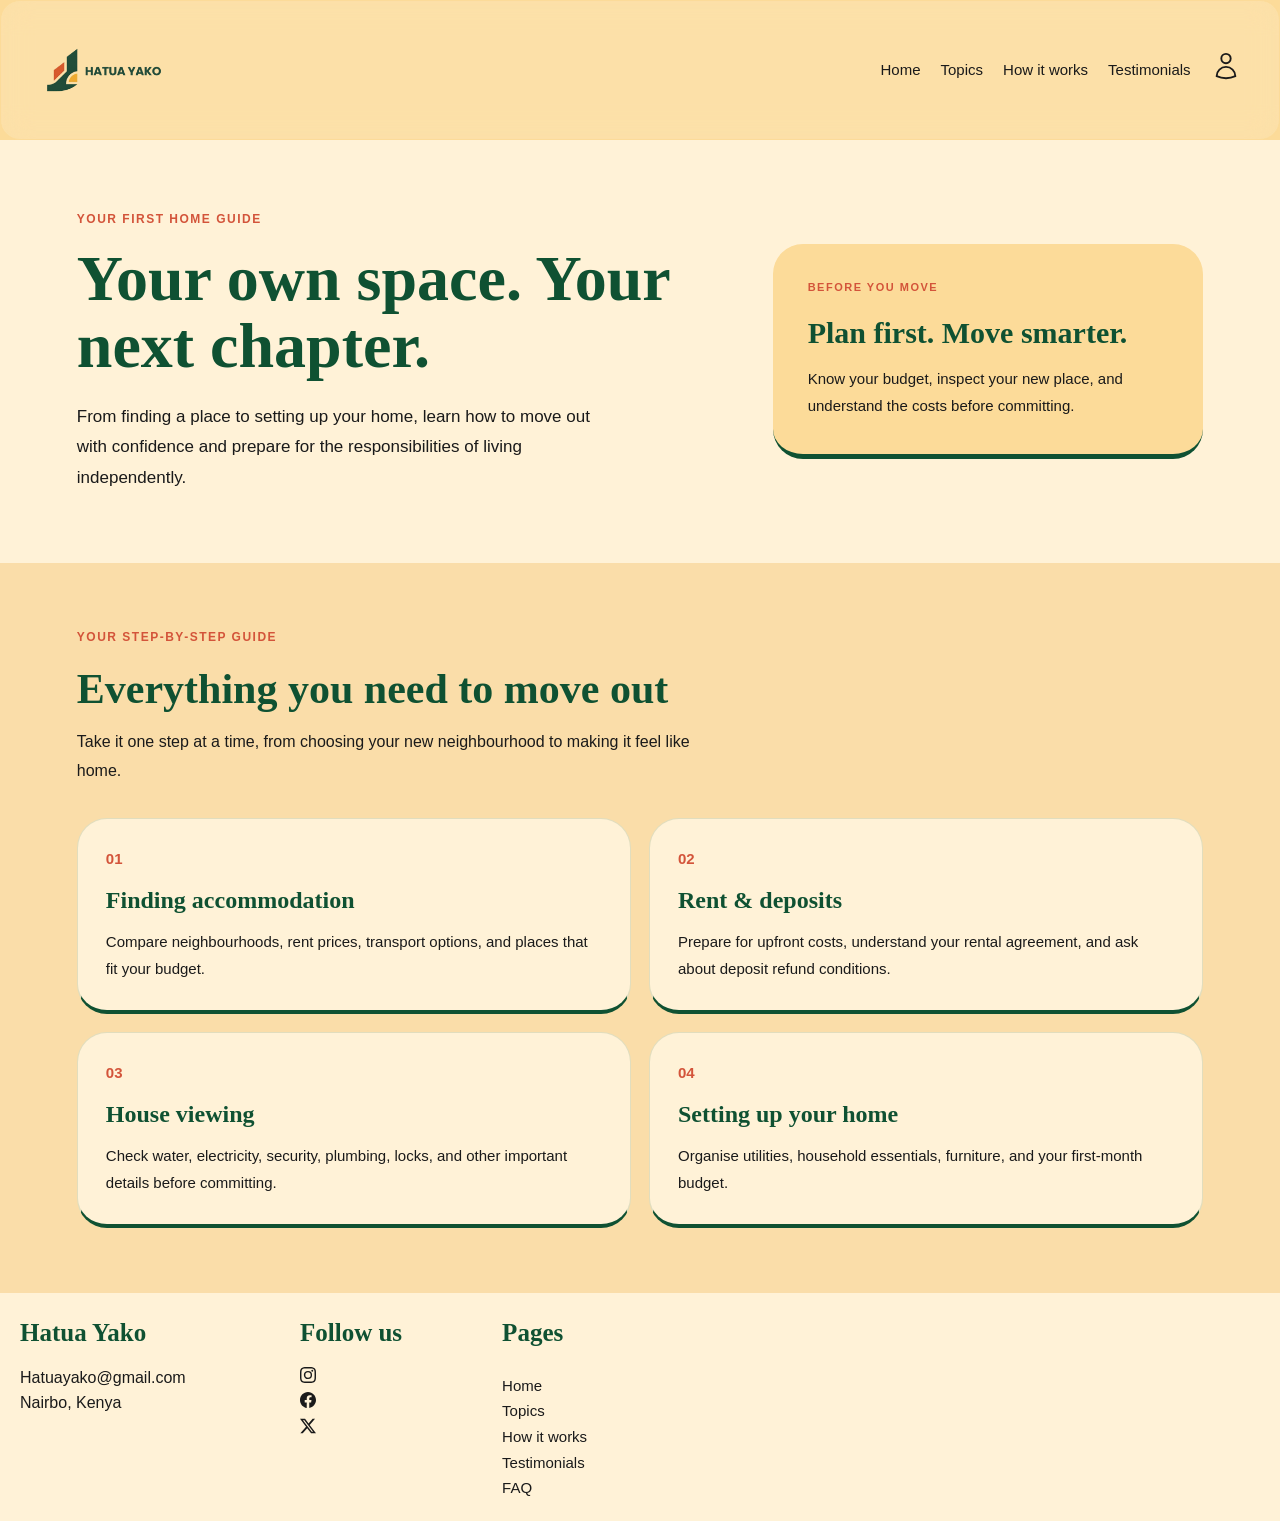
<file: moving-out.html>
<!DOCTYPE html>
<html lang="en">
<head>
    <meta charset="UTF-8">
    <meta name="viewport" content="width=device-width, initial-scale=1.0">
    <title>Hatua yako</title>
    <link rel="stylesheet" href="style.css">
</head>
<body>
   <!-- Navigation bar   -->
    <header class="nav-bar">
        <a href="index.html" class="logo">
    <img src="images/Hatuayako.png" alt="Hatua Yako logo">
</a>
        <!-- nav links  -->
        <nav class="nav-links">
            <a href="index.html">Home</a>
            <a href="#topics">Topics</a>
            <a href="index.html#how-it-works">How it works</a>
             <a href="index.html#testimonials">Testimonials</a>
            <div class="nav-actions">
                <a href="#" aria-label="My Hatua account"><svg aria-hidden="true"
                        xmlns="http://www.w3.org/2000/svg" fill="none" viewBox="0 0 24 24" stroke-width="1.5"
                        stroke="currentColor" class="size-6">
                        <path stroke-linecap="round" stroke-linejoin="round"
                            d="M15.75 6a3.75 3.75 0 1 1-7.5 0 3.75 3.75 0 0 1 7.5 0ZM4.501 20.118a7.5 7.5 0 0 1 14.998 0A17.933 17.933 0 0 1 12 21.75c-2.676 0-5.216-.584-7.499-1.632Z" />
                    </svg>
                </a>
            </div>
        </nav>
    </header>
    <!-- Moving Out Hero -->
    <section class="moving-hero" id="moving-out">

        <div class="moving-content">
            <p class="moving-paragraph">
                YOUR FIRST HOME GUIDE
            </p>

            <h1>Your own space. Your next chapter.</h1>

            <p class="moving-intro">
                From finding a place to setting up your home,
                learn how to move out with confidence and prepare
                for the responsibilities of living independently.
            </p>
        </div>

        <div class="moving-paragraph2">
            <p class="paragraph2-label">BEFORE YOU MOVE</p>

            <h2>Plan first. Move smarter.</h2>

            <p>
                Know your budget, inspect your new place,
                and understand the costs before committing.
            </p>
        </div>

    </section>

 <!-- Moving Out cards -->
    <section class="moving-topics" id="moving-topics">

        <div class="moving-heading">
            <p class="moving-paragraph">YOUR STEP-BY-STEP GUIDE</p>

            <h2>Everything you need to move out</h2>

            <p>
                Take it one step at a time, from choosing
                your new neighbourhood to making it feel like home.
            </p>
        </div>

        <div class="moving-grid">

            <article class="moving-card">
                <span class="moving-number">01</span>

                <h3>Finding accommodation</h3>

                <p>
                    Compare neighbourhoods, rent prices,
                    transport options, and places that fit
                    your budget.
                </p>

            </article>


            <article class="moving-card">
                <span class="moving-number">02</span>

                <h3>Rent & deposits</h3>

                <p>
                    Prepare for upfront costs, understand
                    your rental agreement, and ask about
                    deposit refund conditions.
                </p>
            </article>


            <article class="moving-card">
                <span class="moving-number">03</span>

                <h3>House viewing</h3>

                <p>
                    Check water, electricity, security,
                    plumbing, locks, and other important
                    details before committing.
                </p>

            </article>


            <article class="moving-card">
                <span class="moving-number">04</span>

                <h3>Setting up your home</h3>

                <p>
                    Organise utilities, household essentials,
                    furniture, and your first-month budget.
                </p>

            </article>

        </div>
    </section>
<!-- footer  -->
    <footer>
        <div class="footer-brand">
            <h2>
                Hatua Yako
            </h2>
            <ul>
                <li> Hatuayako@gmail.com</li>
                <li> Nairbo, Kenya</li>
            </ul>
        </div>
        <div class="footer-socials">
            <h2>
                Follow us
            </h2>
            <ul>
                <li>
                    <a href="https://www.instagram.com/"><svg aria-hidden="true" xmlns="http://www.w3.org/2000/svg"
                            width="16" height="16" fill="currentColor" class="bi bi-instagram" viewBox="0 0 16 16">
                            <path
                                d="M8 0C5.829 0 5.556.01 4.703.048 3.85.088 3.269.222 2.76.42a3.9 3.9 0 0 0-1.417.923A3.9 3.9 0 0 0 .42 2.76C.222 3.268.087 3.85.048 4.7.01 5.555 0 5.827 0 8.001c0 2.172.01 2.444.048 3.297.04.852.174 1.433.372 1.942.205.526.478.972.923 1.417.444.445.89.719 1.416.923.51.198 1.09.333 1.942.372C5.555 15.99 5.827 16 8 16s2.444-.01 3.298-.048c.851-.04 1.434-.174 1.943-.372a3.9 3.9 0 0 0 1.416-.923c.445-.445.718-.891.923-1.417.197-.509.332-1.09.372-1.942C15.99 10.445 16 10.173 16 8s-.01-2.445-.048-3.299c-.04-.851-.175-1.433-.372-1.941a3.9 3.9 0 0 0-.923-1.417A3.9 3.9 0 0 0 13.24.42c-.51-.198-1.092-.333-1.943-.372C10.443.01 10.172 0 7.998 0zm-.717 1.442h.718c2.136 0 2.389.007 3.232.046.78.035 1.204.166 1.486.275.373.145.64.319.92.599s.453.546.598.92c.11.281.24.705.275 1.485.039.843.047 1.096.047 3.231s-.008 2.389-.047 3.232c-.035.78-.166 1.203-.275 1.485a2.5 2.5 0 0 1-.599.919c-.28.28-.546.453-.92.598-.28.11-.704.24-1.485.276-.843.038-1.096.047-3.232.047s-2.39-.009-3.233-.047c-.78-.036-1.203-.166-1.485-.276a2.5 2.5 0 0 1-.92-.598 2.5 2.5 0 0 1-.6-.92c-.109-.281-.24-.705-.275-1.485-.038-.843-.046-1.096-.046-3.233s.008-2.388.046-3.231c.036-.78.166-1.204.276-1.486.145-.373.319-.64.599-.92s.546-.453.92-.598c.282-.11.705-.24 1.485-.276.738-.034 1.024-.044 2.515-.045zm4.988 1.328a.96.96 0 1 0 0 1.92.96.96 0 0 0 0-1.92m-4.27 1.122a4.109 4.109 0 1 0 0 8.217 4.109 4.109 0 0 0 0-8.217m0 1.441a2.667 2.667 0 1 1 0 5.334 2.667 2.667 0 0 1 0-5.334" />
                        </svg></a>
                </li>
                <li>
                    <a href="https://www.facebook.com/"><svg aria-hidden="true" xmlns="http://www.w3.org/2000/svg"
                            width="16" height="16" fill="currentColor" class="bi bi-facebook" viewBox="0 0 16 16">
                            <path
                                d="M16 8.049c0-4.446-3.582-8.05-8-8.05C3.58 0-.002 3.603-.002 8.05c0 4.017 2.926 7.347 6.75 7.951v-5.625h-2.03V8.05H6.75V6.275c0-2.017 1.195-3.131 3.022-3.131.876 0 1.791.157 1.791.157v1.98h-1.009c-.993 0-1.303.621-1.303 1.258v1.51h2.218l-.354 2.326H9.25V16c3.824-.604 6.75-3.934 6.75-7.951" />
                        </svg></a>
                </li>
                <li>
                    <a href="https://x.com/"><svg aria-hidden="true" xmlns="http://www.w3.org/2000/svg" width="16"
                            height="16" fill="currentColor" class="bi bi-twitter-x" viewBox="0 0 16 16">
                            <path
                                d="M12.6.75h2.454l-5.36 6.142L16 15.25h-4.937l-3.867-5.07-4.425 5.07H.316l5.733-6.57L0 .75h5.063l3.495 4.633L12.601.75Zm-.86 13.028h1.36L4.323 2.145H2.865z" />
                        </svg></a>
                        
                </li>
            </ul>
            </div>
        

<div class="footer-pages">
    <h2>Pages</h2>
    <ul>
        <li><a href="index.html">Home</a></li>
        <li><a href="topics.html">Topics</a></li>
        <li><a href="#how-it-works">How it works</a></li>
        <li><a href="#testimonials">Testimonials</a></li>
        <li><a href="faq.html">FAQ</a></li>
    </ul>
</div>
        
    </footer>

</body>
</html>
</file>
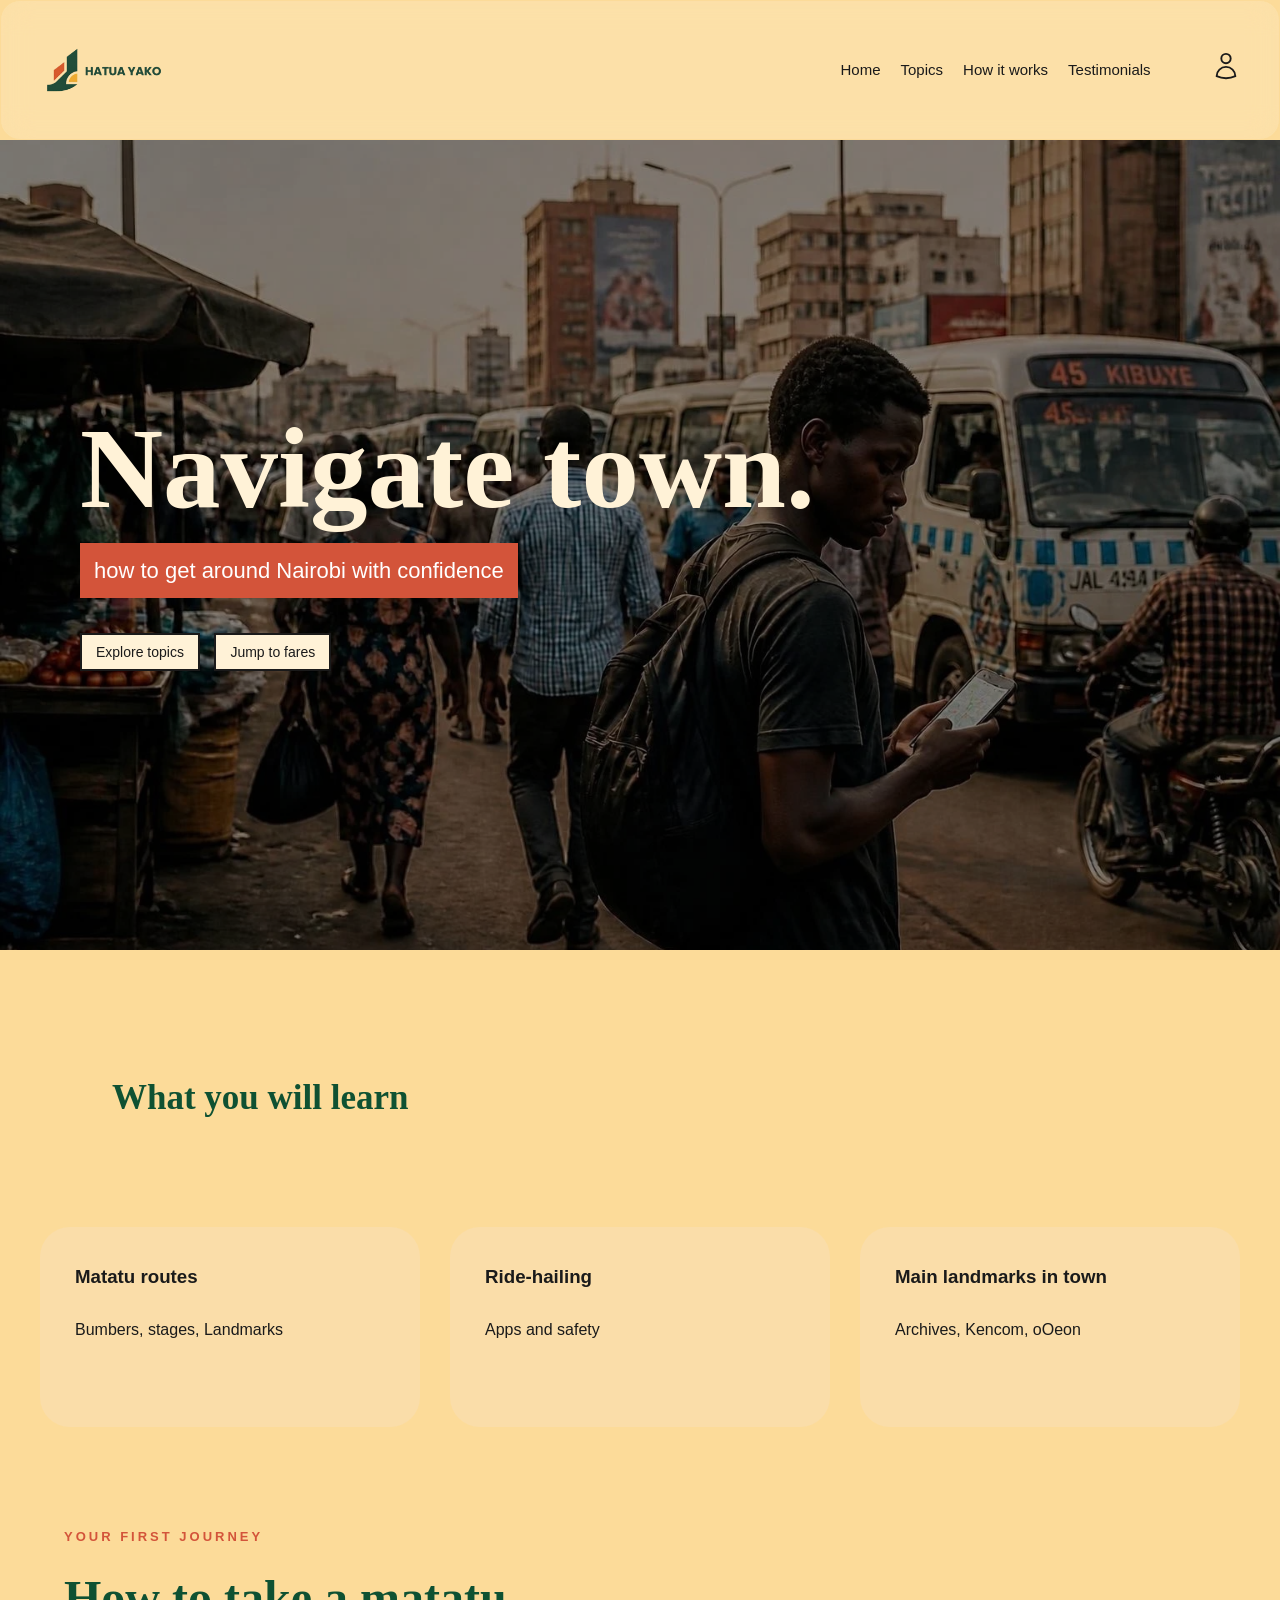
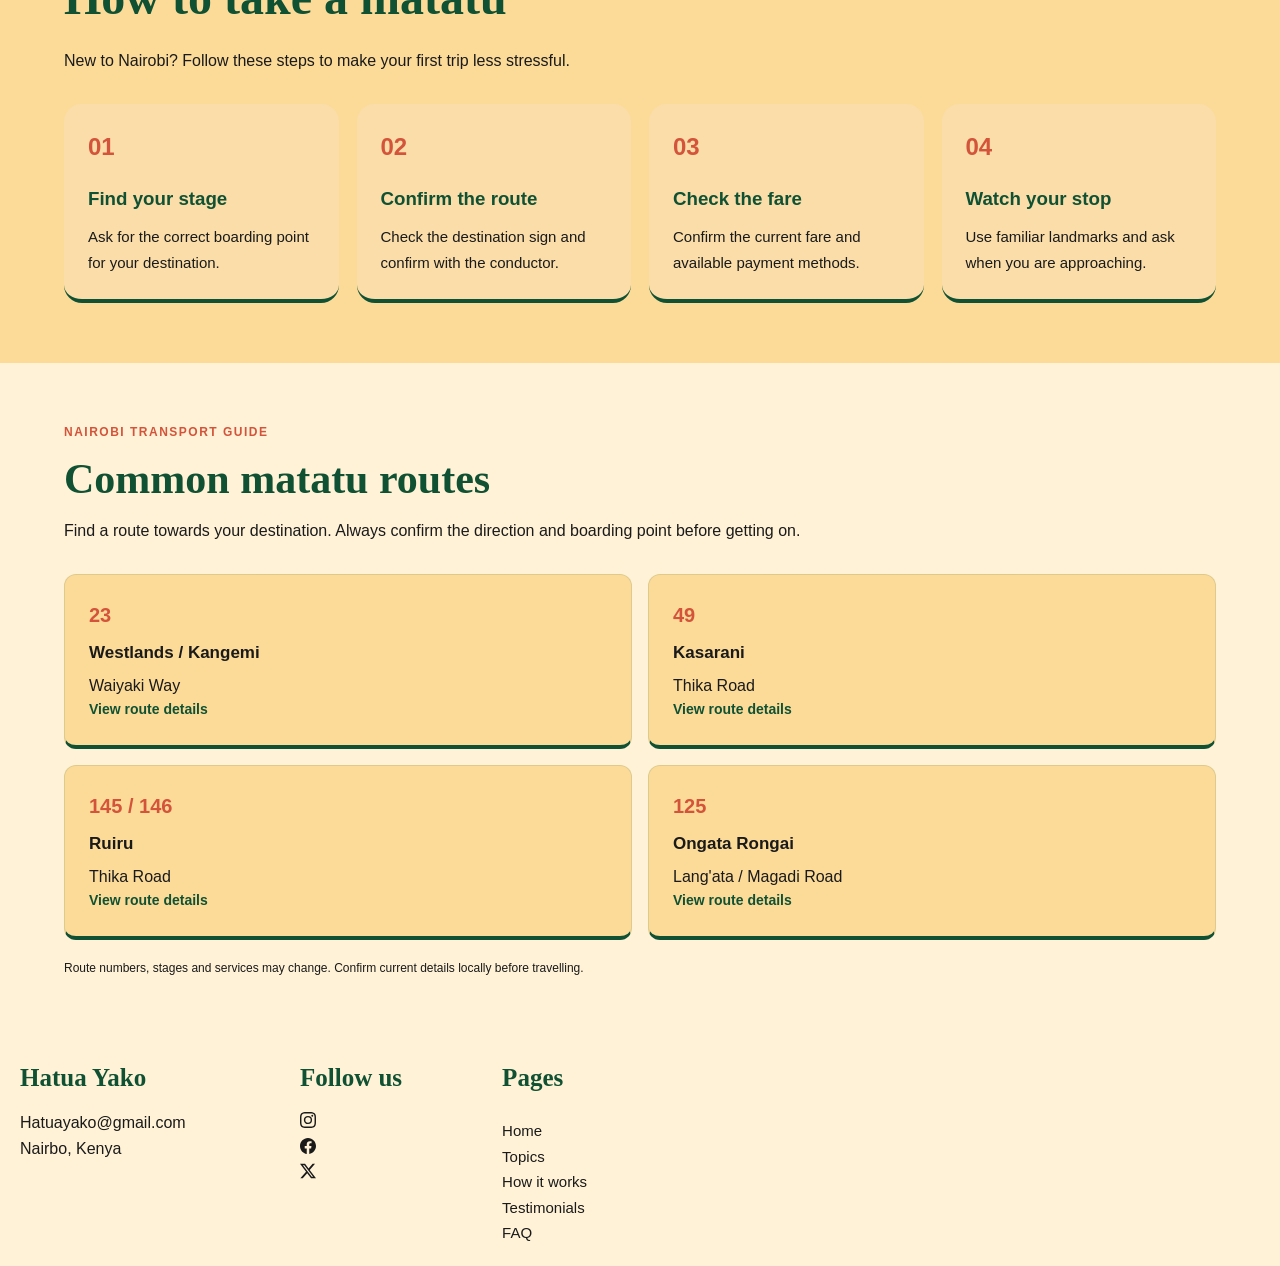
<file: navigate-town.html>
<!DOCTYPE html>
<html lang="en">
<head>
    <meta charset="UTF-8">
    <meta name="viewport" content="width=device-width, initial-scale=1.0">
    <title>Hatuayako</title>
    <link rel="stylesheet" href="style.css">
</head>
<body>
  <!-- Navigation bar   -->
    <header class="nav-bar">
        <a href="index.html" class="logo">
    <img src="images/Hatuayako.png" alt="Hatua Yako logo">
</a>
        <!-- nav links  -->
        <nav class="nav-links">
            <a href="index.html">Home</a>
            <a href="topics.html">Topics</a>
            <a href="index.html#how-it-works">How it works</a>
             <a href="index.html#testimonials">Testimonials</a>
             <a href="moving-out.html"></a>
                   <a href="#Jump-to-fares"></a>
            <div class="nav-actions">
                <a href="#" aria-label="My Hatua account"><svg aria-hidden="true"
                        xmlns="http://www.w3.org/2000/svg" fill="none" viewBox="0 0 24 24" stroke-width="1.5"
                        stroke="currentColor" class="size-6">
                        <path stroke-linecap="round" stroke-linejoin="round"
                            d="M15.75 6a3.75 3.75 0 1 1-7.5 0 3.75 3.75 0 0 1 7.5 0ZM4.501 20.118a7.5 7.5 0 0 1 14.998 0A17.933 17.933 0 0 1 12 21.75c-2.676 0-5.216-.584-7.499-1.632Z" />
                    </svg>
                </a>
            </div>
        </nav>
    </header>
    <!-- hero section  -->
    <main>
        <section class="hero-navigate" id="index.html">
             <!-- image hero  -->
            <div class="hero-img-nav">

                <img src="images/navigate-town.png" alt="clear image of town">
                >
            </div>
            <div class="hero-content-navigate">
                <h1>
                     Navigate town.
                </h1>
                <p class="hero-label-navigate">  how to get around Nairobi with confidence
                </p>

                <a href="topic.html" class="button">Explore topics</a>
                <a href="#Jump-to-fares" class="button">Jump to fares</a>

            </div>
            
            </section>

             <!-- what you will learn  -->
        <section class="what-learn">
            <h2>What you will learn</h2>
            <div class="what-learn-card">
                <article>
                    <h3>Matatu routes</h3>
                    <p>Bumbers, stages, Landmarks</p>
                </article>

                <article>
                    <h3>Ride-hailing</h3>
                    <p>Apps and safety</p>
                </article>
                <article>
                    <h3>Main landmarks in town</h3>
                    <p>Archives, Kencom, oOeon</p>
                </article>
             
            </div>
        </section>
<!-- your first trip  -->
        
<section class="first-trip" id="first-trip">
    <p class="first-trip-label">YOUR FIRST JOURNEY</p>
    <h2>How to take a matatu</h2>
    <p class="first-step-intro">
        New to Nairobi? Follow these steps to make
        your first trip less stressful.
    </p>

    <div class="trip-steps">
        <article class="trip-step">
            <span>01</span>
            <h3>Find your stage</h3>
            <p>Ask for the correct boarding point
               for your destination.</p>
        </article>

        <article class="trip-step">
            <span>02</span>
            <h3>Confirm the route</h3>
            <p>Check the destination sign and
               confirm with the conductor.</p>
        </article>

        <article class="trip-step">
            <span>03</span>
            <h3>Check the fare</h3>
            <p>Confirm the current fare and
               available payment methods.</p>
        </article>

        <article class="trip-step">
            <span>04</span>
            <h3>Watch your stop</h3>
            <p>Use familiar landmarks and ask
               when you are approaching.</p>
        </article>
    </div>
</section>

<!-- common matatu routes  -->
<section class="common-routes" id="Jump-to-fares">
    <div class="routes">
        <p class="ntg">NAIROBI TRANSPORT GUIDE</p>
        <h2>Common matatu routes</h2>
        <p class="routes-intro">
            Find a route towards your destination. Always confirm
            the direction and boarding point before getting on.
        </p>
    </div>

    <div class="routes-grid">

        <article class="route-card">
            <span class="route-number">23</span>
            <h3>Westlands / Kangemi</h3>
            <p class="route-explanation">Waiyaki Way </p>
            <a href="route-23.html">View route details </a>
        </article>

        <article class="route-card">
            <span class="route-number">49</span>
            <h3>Kasarani</h3>
            <p class="route-explanation">Thika Road </p>
            <a href="route-49.html">View route details </a>
        </article>

        <article class="route-card">
            <span class="route-number">145 / 146</span>
            <h3>Ruiru</h3>
            <p class="route-explanation">Thika Road </p>
            <a href="route-ruiru.html">View route details</a>
        </article>

        <article class="route-card">
            <span class="route-number">125</span>
            <h3>Ongata Rongai</h3>
            <p class="route-explanation">Lang'ata / Magadi Road </p>
            <a href="route-rongai.html">View route details </a>
        </article>

    </div>

    <p class="routes-note">
       Route numbers, stages and services may change.
        Confirm current details locally before travelling.
    </p>
</section>
<!-- footer  -->
    <footer>
        <div class="footer-brand">
            <h2>
                Hatua Yako
            </h2>
            <ul>
                <li> Hatuayako@gmail.com</li>
                <li> Nairbo, Kenya</li>
            </ul>
        </div>
        <div class="footer-socials">
            <h2>
                Follow us
            </h2>
            <ul>
                <li>
                    <a href="https://www.instagram.com/"><svg aria-hidden="true" xmlns="http://www.w3.org/2000/svg"
                            width="16" height="16" fill="currentColor" class="bi bi-instagram" viewBox="0 0 16 16">
                            <path
                                d="M8 0C5.829 0 5.556.01 4.703.048 3.85.088 3.269.222 2.76.42a3.9 3.9 0 0 0-1.417.923A3.9 3.9 0 0 0 .42 2.76C.222 3.268.087 3.85.048 4.7.01 5.555 0 5.827 0 8.001c0 2.172.01 2.444.048 3.297.04.852.174 1.433.372 1.942.205.526.478.972.923 1.417.444.445.89.719 1.416.923.51.198 1.09.333 1.942.372C5.555 15.99 5.827 16 8 16s2.444-.01 3.298-.048c.851-.04 1.434-.174 1.943-.372a3.9 3.9 0 0 0 1.416-.923c.445-.445.718-.891.923-1.417.197-.509.332-1.09.372-1.942C15.99 10.445 16 10.173 16 8s-.01-2.445-.048-3.299c-.04-.851-.175-1.433-.372-1.941a3.9 3.9 0 0 0-.923-1.417A3.9 3.9 0 0 0 13.24.42c-.51-.198-1.092-.333-1.943-.372C10.443.01 10.172 0 7.998 0zm-.717 1.442h.718c2.136 0 2.389.007 3.232.046.78.035 1.204.166 1.486.275.373.145.64.319.92.599s.453.546.598.92c.11.281.24.705.275 1.485.039.843.047 1.096.047 3.231s-.008 2.389-.047 3.232c-.035.78-.166 1.203-.275 1.485a2.5 2.5 0 0 1-.599.919c-.28.28-.546.453-.92.598-.28.11-.704.24-1.485.276-.843.038-1.096.047-3.232.047s-2.39-.009-3.233-.047c-.78-.036-1.203-.166-1.485-.276a2.5 2.5 0 0 1-.92-.598 2.5 2.5 0 0 1-.6-.92c-.109-.281-.24-.705-.275-1.485-.038-.843-.046-1.096-.046-3.233s.008-2.388.046-3.231c.036-.78.166-1.204.276-1.486.145-.373.319-.64.599-.92s.546-.453.92-.598c.282-.11.705-.24 1.485-.276.738-.034 1.024-.044 2.515-.045zm4.988 1.328a.96.96 0 1 0 0 1.92.96.96 0 0 0 0-1.92m-4.27 1.122a4.109 4.109 0 1 0 0 8.217 4.109 4.109 0 0 0 0-8.217m0 1.441a2.667 2.667 0 1 1 0 5.334 2.667 2.667 0 0 1 0-5.334" />
                        </svg></a>
                </li>
                <li>
                    <a href="https://www.facebook.com/"><svg aria-hidden="true" xmlns="http://www.w3.org/2000/svg"
                            width="16" height="16" fill="currentColor" class="bi bi-facebook" viewBox="0 0 16 16">
                            <path
                                d="M16 8.049c0-4.446-3.582-8.05-8-8.05C3.58 0-.002 3.603-.002 8.05c0 4.017 2.926 7.347 6.75 7.951v-5.625h-2.03V8.05H6.75V6.275c0-2.017 1.195-3.131 3.022-3.131.876 0 1.791.157 1.791.157v1.98h-1.009c-.993 0-1.303.621-1.303 1.258v1.51h2.218l-.354 2.326H9.25V16c3.824-.604 6.75-3.934 6.75-7.951" />
                        </svg></a>
                </li>
                <li>
                    <a href="https://x.com/"><svg aria-hidden="true" xmlns="http://www.w3.org/2000/svg" width="16"
                            height="16" fill="currentColor" class="bi bi-twitter-x" viewBox="0 0 16 16">
                            <path
                                d="M12.6.75h2.454l-5.36 6.142L16 15.25h-4.937l-3.867-5.07-4.425 5.07H.316l5.733-6.57L0 .75h5.063l3.495 4.633L12.601.75Zm-.86 13.028h1.36L4.323 2.145H2.865z" />
                        </svg></a>
                        
                </li>
            </ul>
            </div>
        

<div class="footer-pages">
    <h2>Pages</h2>
    <ul>
        <li><a href="index.html">Home</a></li>
        <li><a href="topics.html">Topics</a></li>
        <li><a href="#how-it-works">How it works</a></li>
        <li><a href="#testimonials">Testimonials</a></li>
        <li><a href="faq.html">FAQ</a></li>
    </ul>
</div>
        
    </footer>

</body>
</html>
</file>
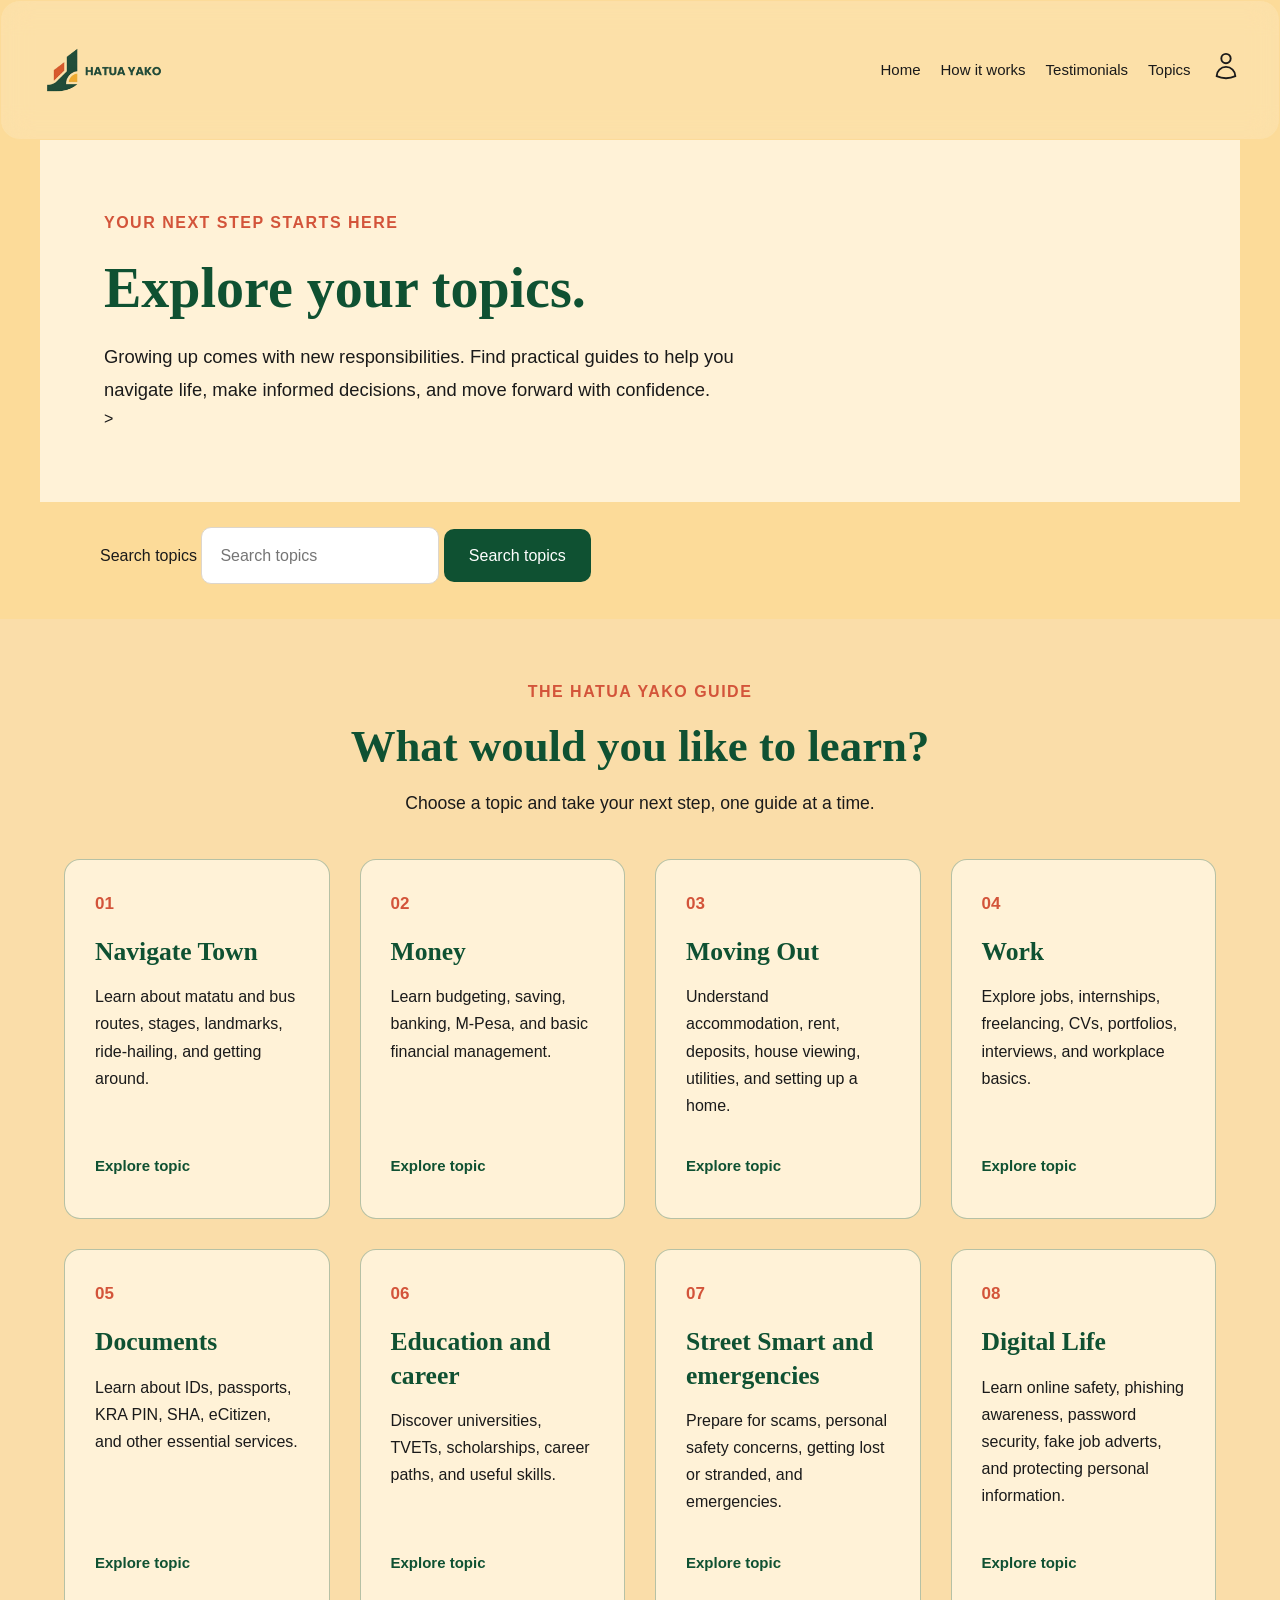
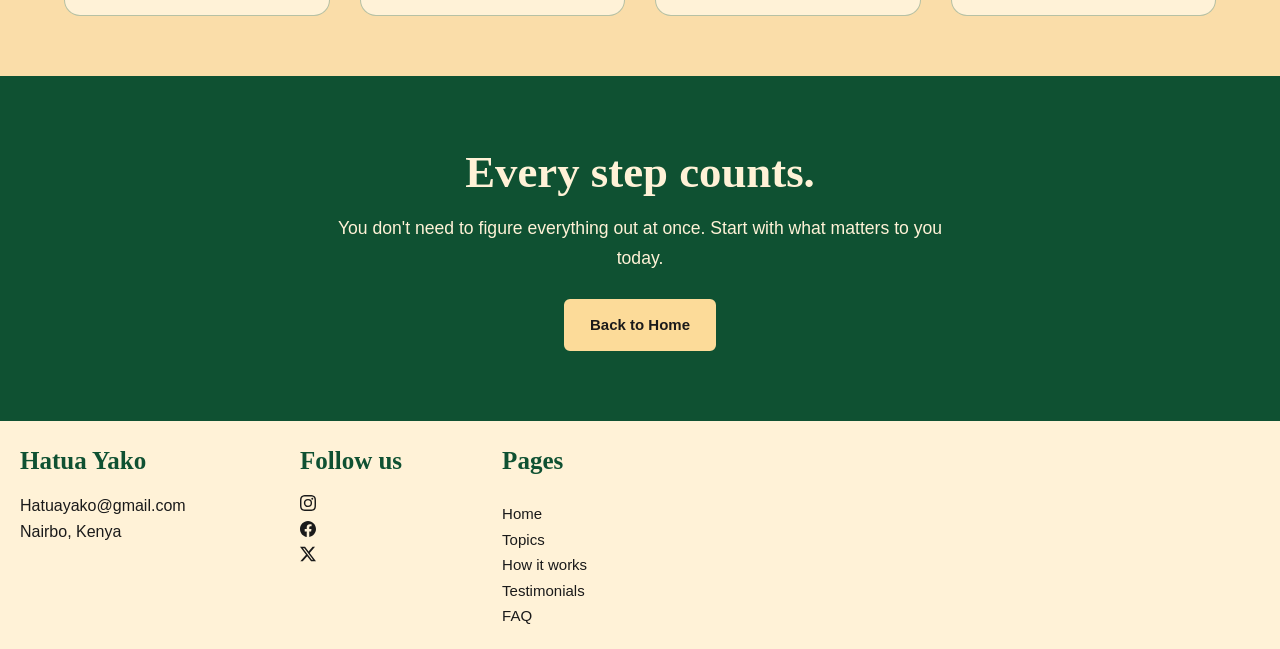
<file: topics.html>
<!DOCTYPE html>
<html lang="en">
<head>
    <meta charset="UTF-8">
    <meta name="viewport" content="width=device-width, initial-scale=1.0">
    <title>Hatua Yako</title>
    <link rel="stylesheet" href="style.css">
</head>

<body>

 <!-- Navigation bar   -->
    <header class="nav-bar">
        <a href="index.html" class="logo">
    <img src="images/Hatuayako.png" alt="Hatua Yako logo">
</a>
        <!-- nav links  -->
        <nav class="nav-links">
            <a href="index.html">Home</a>
            <a href="index.html#how-it-works">How it works</a>
             <a href="index.html#testimonials">Testimonials</a>
                <a href="topics.html">Topics</a>
            <div class="nav-actions">
                <a href="#" aria-label="My Hatua account"><svg aria-hidden="true"
                        xmlns="http://www.w3.org/2000/svg" fill="none" viewBox="0 0 24 24" stroke-width="1.5"
                        stroke="currentColor" class="size-6">
                        <path stroke-linecap="round" stroke-linejoin="round"
                            d="M15.75 6a3.75 3.75 0 1 1-7.5 0 3.75 3.75 0 0 1 7.5 0ZM4.501 20.118a7.5 7.5 0 0 1 14.998 0A17.933 17.933 0 0 1 12 21.75c-2.676 0-5.216-.584-7.499-1.632Z" />
                    </svg>
                </a>
            </div>
        </nav>


    </header>

    <!-- Topics Hero -->
     <main>
    <section class="topics-hero">
        <p class="topics-label">YOUR NEXT STEP STARTS HERE</p>

        <h1>Explore your topics.</h1>

        <p>
            Growing up comes with new responsibilities.
            Find practical guides to help you navigate life,
            make informed decisions, and move forward with confidence.
        </p>
   >
    </section>
<section class="search-bar">
<form class="search-form" >
          <label class="sr-only" for="topics-search"> Search topics</label>

          <input
            type="search"
            id="event-search"
            name="search"
            placeholder="Search topics"
          />

          <button type="submit">Search topics</button>
        </form>
</section>
<!-- all topics  -->
    <section class="all-topics" id="all-topics">

        <div class="all-topics-heading">
            <p class="topics-label">THE HATUA YAKO GUIDE</p>
            <h2>What would you like to learn?</h2>
            <p>
                Choose a topic and take your next step, one guide at a time.
            </p>
        </div>

        <div class="all-topics-grid">

            <article class="topic-card">
                <span class="topic-number">01</span>
                <h3>Navigate Town</h3>
                <p>
                    Learn about matatu and bus routes, stages,
                    landmarks, ride-hailing, and getting around.
                </p>
                <a href="navigate-town.html" class="topic-link">
                    Explore topic 
                </a>
            </article>

            <article class="topic-card">
                <span class="topic-number">02</span>
                <h3>Money</h3>
                <p>
                    Learn budgeting, saving, banking, M-Pesa,
                    and basic financial management.
                </p>
                <a href="money.html" class="topic-link">
                    Explore topic 
                </a>
            </article>

            <article class="topic-card">
                <span class="topic-number">03</span>
                <h3>Moving Out</h3>
                <p>
                    Understand accommodation, rent, deposits,
                    house viewing, utilities, and setting up a home.
                </p>
                <a href="moving-out.html" class="topic-link">
                    Explore topic 
                </a>
            </article>

            <article class="topic-card">
                <span class="topic-number">04</span>
                <h3>Work</h3>
                <p>
                    Explore jobs, internships, freelancing, CVs,
                    portfolios, interviews, and workplace basics.
                </p>
                <a href="work.html" class="topic-link">
                    Explore topic 
                </a>
            </article>

            <article class="topic-card">
                <span class="topic-number">05</span>
                <h3>Documents</h3>
                <p>
                    Learn about IDs, passports, KRA PIN, SHA,
                    eCitizen, and other essential services.
                </p>
                <a href="documents.html" class="topic-link">
                    Explore topic 
                </a>
            </article>

            <article class="topic-card">
                <span class="topic-number">06</span>
                <h3>Education and career </h3>
                <p>
                    Discover universities, TVETs, scholarships,
                    career paths, and useful skills.
                </p>
                <a href="education-career.html" class="topic-link">
                    Explore topic
                </a>
            </article>

            <article class="topic-card">
                <span class="topic-number">07</span>
                <h3>Street Smart and emergencies</h3>
                <p>
                    Prepare for scams, personal safety concerns,
                    getting lost or stranded, and emergencies.
                </p>
                <a href="street-smart.html" class="topic-link">
                    Explore topic
                </a>
            </article>

            <article class="topic-card">
                <span class="topic-number">08</span>
                <h3>Digital Life</h3>
                <p>
                    Learn online safety, phishing awareness,
                    password security, fake job adverts,
                    and protecting personal information.
                </p>
                <a href="digital-life.html" class="topic-link">
                    Explore topic 
                    
                </a>
            </article>

        </div>
    </section>

    <!-- Call to Action -->
    <section class="topics-cta">
        <h2>Every step counts.</h2>
        <p>
            You don't need to figure everything out at once.
            Start with what matters to you today.
        </p>
        <a href="index.html" class="topics-home-button">
            Back to Home
        </a>
    </section>
    </main>
    <!-- footer  -->
   <footer>
        <div class="footer-brand">
            <h2>
                Hatua Yako
            </h2>
            <ul>
                <li> Hatuayako@gmail.com</li>
                <li> Nairbo, Kenya</li>
            </ul>
        </div>
        <div class="footer-socials">
            <h2>
                Follow us
            </h2>
            <ul>
                <li>
                    <a href="https://www.instagram.com/"><svg aria-hidden="true" xmlns="http://www.w3.org/2000/svg"
                            width="16" height="16" fill="currentColor" class="bi bi-instagram" viewBox="0 0 16 16">
                            <path
                                d="M8 0C5.829 0 5.556.01 4.703.048 3.85.088 3.269.222 2.76.42a3.9 3.9 0 0 0-1.417.923A3.9 3.9 0 0 0 .42 2.76C.222 3.268.087 3.85.048 4.7.01 5.555 0 5.827 0 8.001c0 2.172.01 2.444.048 3.297.04.852.174 1.433.372 1.942.205.526.478.972.923 1.417.444.445.89.719 1.416.923.51.198 1.09.333 1.942.372C5.555 15.99 5.827 16 8 16s2.444-.01 3.298-.048c.851-.04 1.434-.174 1.943-.372a3.9 3.9 0 0 0 1.416-.923c.445-.445.718-.891.923-1.417.197-.509.332-1.09.372-1.942C15.99 10.445 16 10.173 16 8s-.01-2.445-.048-3.299c-.04-.851-.175-1.433-.372-1.941a3.9 3.9 0 0 0-.923-1.417A3.9 3.9 0 0 0 13.24.42c-.51-.198-1.092-.333-1.943-.372C10.443.01 10.172 0 7.998 0zm-.717 1.442h.718c2.136 0 2.389.007 3.232.046.78.035 1.204.166 1.486.275.373.145.64.319.92.599s.453.546.598.92c.11.281.24.705.275 1.485.039.843.047 1.096.047 3.231s-.008 2.389-.047 3.232c-.035.78-.166 1.203-.275 1.485a2.5 2.5 0 0 1-.599.919c-.28.28-.546.453-.92.598-.28.11-.704.24-1.485.276-.843.038-1.096.047-3.232.047s-2.39-.009-3.233-.047c-.78-.036-1.203-.166-1.485-.276a2.5 2.5 0 0 1-.92-.598 2.5 2.5 0 0 1-.6-.92c-.109-.281-.24-.705-.275-1.485-.038-.843-.046-1.096-.046-3.233s.008-2.388.046-3.231c.036-.78.166-1.204.276-1.486.145-.373.319-.64.599-.92s.546-.453.92-.598c.282-.11.705-.24 1.485-.276.738-.034 1.024-.044 2.515-.045zm4.988 1.328a.96.96 0 1 0 0 1.92.96.96 0 0 0 0-1.92m-4.27 1.122a4.109 4.109 0 1 0 0 8.217 4.109 4.109 0 0 0 0-8.217m0 1.441a2.667 2.667 0 1 1 0 5.334 2.667 2.667 0 0 1 0-5.334" />
                        </svg></a>
                </li>
                <li>
                    <a href="https://www.facebook.com/"><svg aria-hidden="true" xmlns="http://www.w3.org/2000/svg"
                            width="16" height="16" fill="currentColor" class="bi bi-facebook" viewBox="0 0 16 16">
                            <path
                                d="M16 8.049c0-4.446-3.582-8.05-8-8.05C3.58 0-.002 3.603-.002 8.05c0 4.017 2.926 7.347 6.75 7.951v-5.625h-2.03V8.05H6.75V6.275c0-2.017 1.195-3.131 3.022-3.131.876 0 1.791.157 1.791.157v1.98h-1.009c-.993 0-1.303.621-1.303 1.258v1.51h2.218l-.354 2.326H9.25V16c3.824-.604 6.75-3.934 6.75-7.951" />
                        </svg></a>
                </li>
                <li>
                    <a href="https://x.com/"><svg aria-hidden="true" xmlns="http://www.w3.org/2000/svg" width="16"
                            height="16" fill="currentColor" class="bi bi-twitter-x" viewBox="0 0 16 16">
                            <path
                                d="M12.6.75h2.454l-5.36 6.142L16 15.25h-4.937l-3.867-5.07-4.425 5.07H.316l5.733-6.57L0 .75h5.063l3.495 4.633L12.601.75Zm-.86 13.028h1.36L4.323 2.145H2.865z" />
                        </svg></a>
                        
                </li>
            </ul>
            </div>
        

<div class="footer-pages">
    <h2>Pages</h2>
    <ul>
        <li><a href="index.html">Home</a></li>
        <li><a href="topics.html">Topics</a></li>
        <li><a href="#how-it-works">How it works</a></li>
        <li><a href="#testimonials">Testimonials</a></li>
        <li><a href="faq.html">FAQ</a></li>
    </ul>
</div>
        
    </footer>

</body>
</html>
</file>
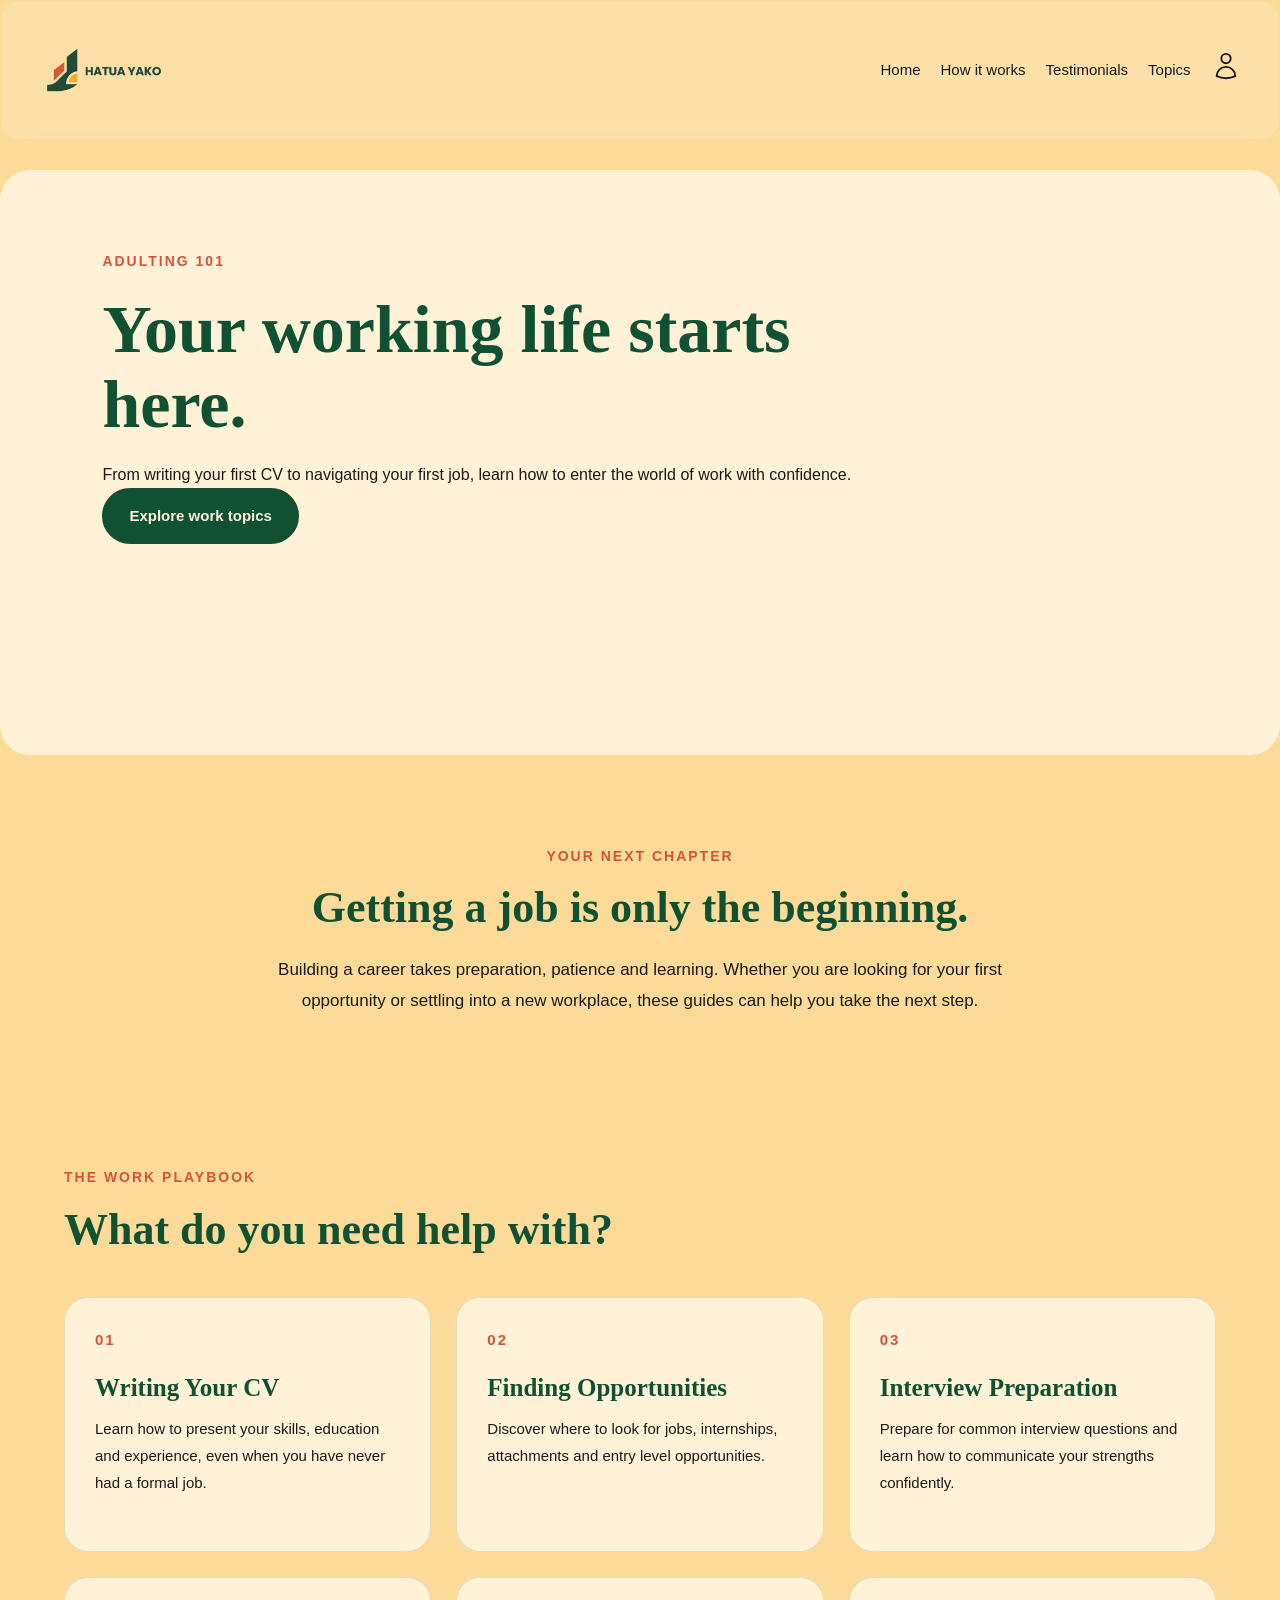
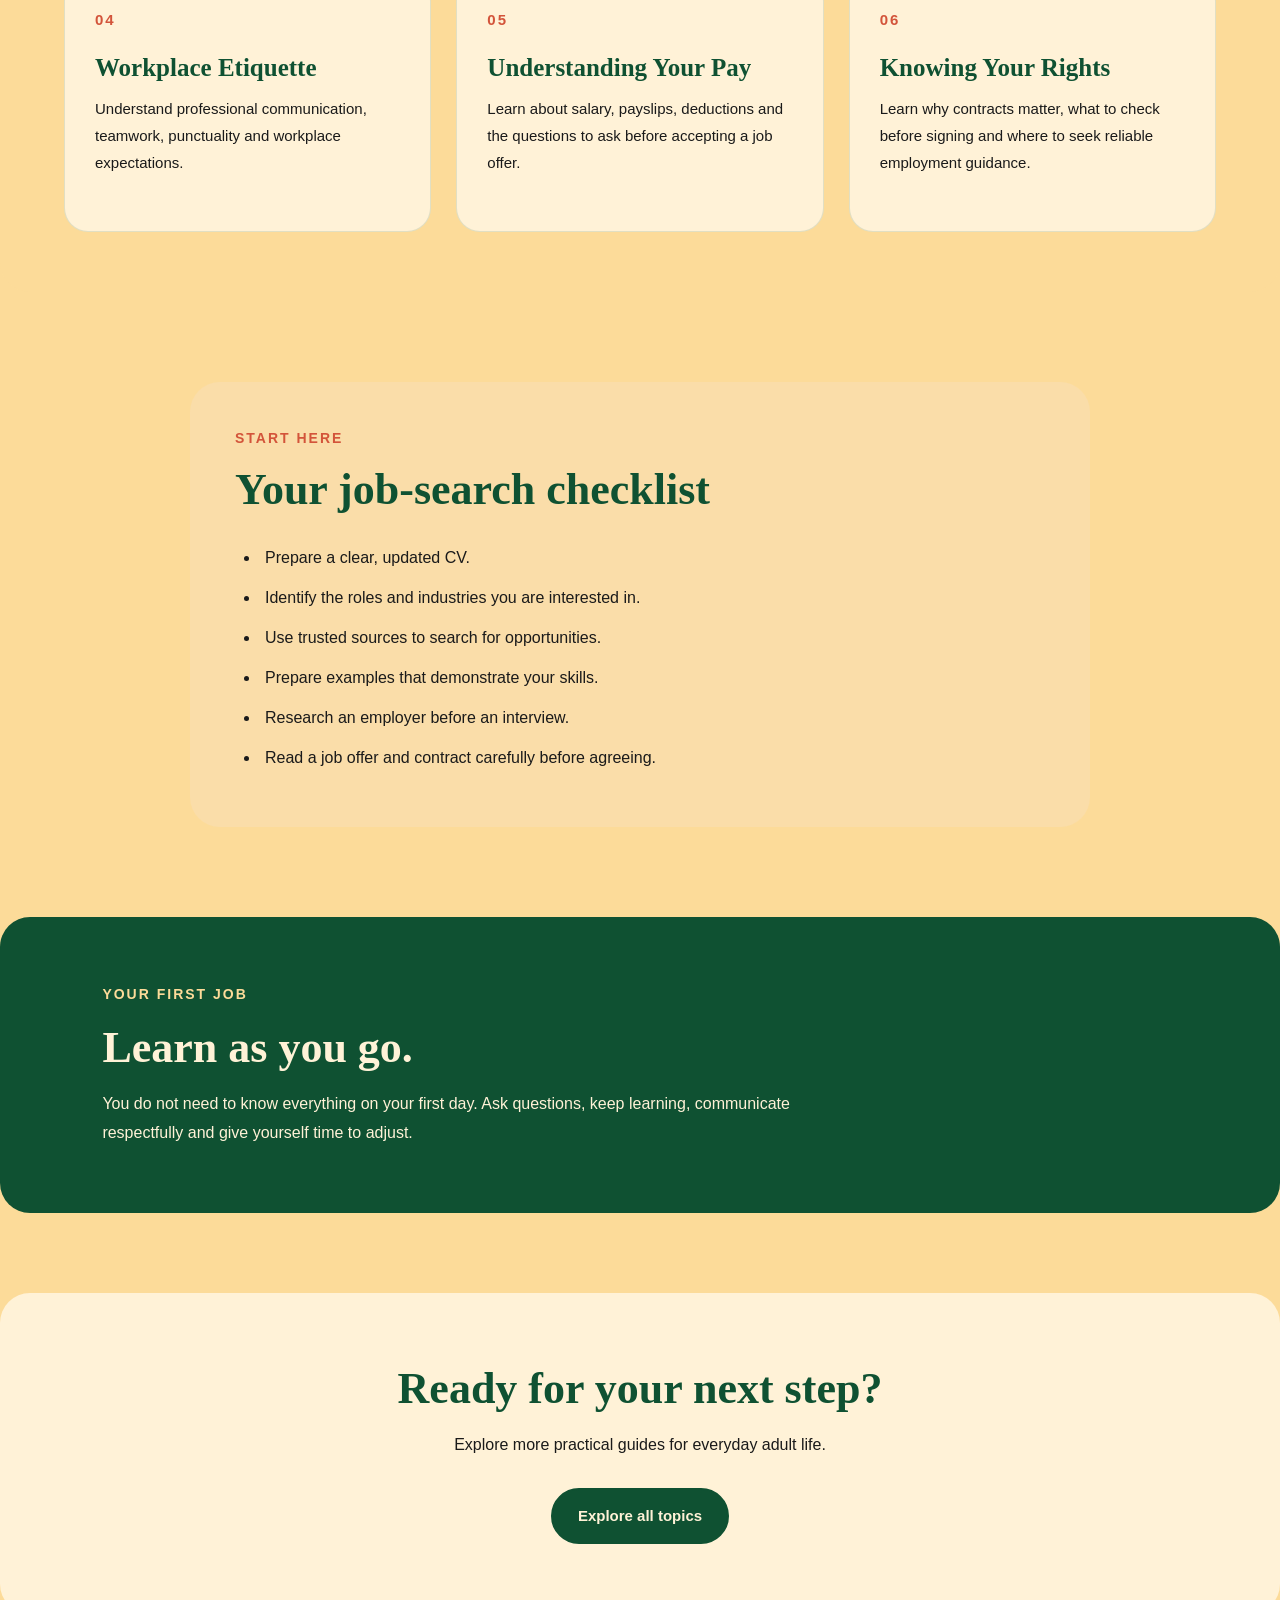
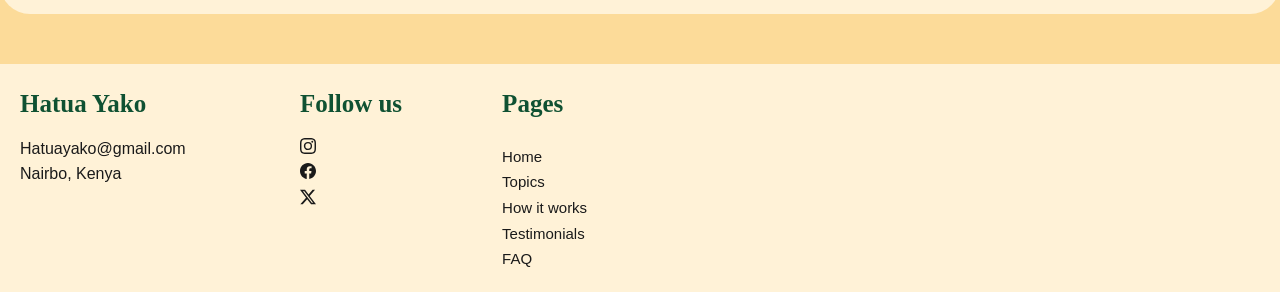
<file: work.html>
<!DOCTYPE html>
<html lang="en">
<head>
    <meta charset="UTF-8">
    <meta name="viewport" content="width=device-width, initial-scale=1.0">
    <title>Hatua Yako</title>
    <link rel="stylesheet" href="style.css">
</head>
<body>

 <!-- Navigation bar   -->
    <header class="nav-bar">
        <a href="index.html" class="logo">
    <img src="images/Hatuayako.png" alt="Hatua Yako logo">
</a>
        <!-- nav links  -->
        <nav class="nav-links">
            <a href="index.html">Home</a>
            <a href="index.html#how-it-works">How it works</a>
             <a href="index.html#testimonials">Testimonials</a>
                <a href="topics.html">Topics</a>
            <div class="nav-actions">
                <a href="#" aria-label="My Hatua account"><svg aria-hidden="true"
                        xmlns="http://www.w3.org/2000/svg" fill="none" viewBox="0 0 24 24" stroke-width="1.5"
                        stroke="currentColor" class="size-6">
                        <path stroke-linecap="round" stroke-linejoin="round"
                            d="M15.75 6a3.75 3.75 0 1 1-7.5 0 3.75 3.75 0 0 1 7.5 0ZM4.501 20.118a7.5 7.5 0 0 1 14.998 0A17.933 17.933 0 0 1 12 21.75c-2.676 0-5.216-.584-7.499-1.632Z" />
                    </svg>
                </a>
            </div>
        </nav>
</header>

    <!-- Hero section -->
    <section class="work-hero">
        <div class="work-content">
            <p class="work-label">ADULTING 101
            </p>
            <h1>Your working life starts here.</h1>
            <p class="work-intro">
                From writing your first CV to navigating your first job,
                learn how to enter the world of work with confidence.
            </p>
            <a href="#work-topics" class="work-button">Explore work topics</a>
        </div>
    </section>

    <!-- Introduction -->
    <section class="work-introduction">
        <p class="work-small-label">YOUR NEXT CHAPTER</p>
        <h2>Getting a job is only the beginning.</h2>
        <p>
            Building a career takes preparation, patience and learning.
            Whether you are looking for your first opportunity or settling
            into a new workplace, these guides can help you take the next step.
        </p>
    </section>

    <!-- Work Topics -->
    <section class="work-topics" id="work-topics">
        <p class="work-small-label">THE WORK PLAYBOOK</p>
        <h2 class="work-heading">What do you need help with?</h2>

        <div class="work-grid">

            <article class="work-card">
                <span class="work-number">01</span>
                <h3>Writing Your CV</h3>
                <p>
                    Learn how to present your skills, education and experience,
                    even when you have never had a formal job.
                </p>
            </article>

            <article class="work-card">
                <span class="work-number">02</span>
                <h3>Finding Opportunities</h3>
                <p>
                    Discover where to look for jobs, internships, attachments
                    and entry level opportunities.
                </p>
            </article>

            <article class="work-card">
                <span class="work-number">03</span>
                <h3>Interview Preparation</h3>
                <p>
                    Prepare for common interview questions and learn how to
                    communicate your strengths confidently.
                </p>
            </article>

            <article class="work-card">
                <span class="work-number">04</span>
                <h3>Workplace Etiquette</h3>
                <p>
                    Understand professional communication, teamwork,
                    punctuality and workplace expectations.
                </p>
            </article>

            <article class="work-card">
                <span class="work-number">05</span>
                <h3>Understanding Your Pay</h3>
                <p>
                    Learn about salary, payslips, deductions and the questions
                    to ask before accepting a job offer.
                </p>
            </article>

            <article class="work-card">
                <span class="work-number">06</span>
                <h3>Knowing Your Rights</h3>
                <p>
                    Learn why contracts matter, what to check before signing
                    and where to seek reliable employment guidance.
                </p>
            </article>

        </div>
    </section>

    <!-- the prac Checklist -->
    <section class="work-checklist">
        <p class="work-small-label">START HERE</p>
        <h2>Your job-search checklist</h2>

        <ul>
            <li>Prepare a clear, updated CV.</li>
            <li>Identify the roles and industries you are interested in.</li>
            <li>Use trusted sources to search for opportunities.</li>
            <li>Prepare examples that demonstrate your skills.</li>
            <li>Research an employer before an interview.</li>
            <li>Read a job offer and contract carefully before agreeing.</li>
        </ul>
    </section>

    <!-- Workplace Section -->
    <section class="workplace-section" id="workplace">
        <div>
            <p class="work-small-label">YOUR FIRST JOB</p>
            <h2>Learn as you go.</h2>
            <p>
                You do not need to know everything on your first day.
                Ask questions, keep learning, communicate respectfully
                and give yourself time to adjust.
            </p>
        </div>
    </section>

    <!-- 
    cta -->
    <section class="work-cta">
        <h2>Ready for your next step?</h2>
        <p>Explore more practical guides for everyday adult life.</p>
        <a href="topics.html" class="work-button">Explore all topics</a>
    </section>
<!-- footer  -->
    <footer>
        <div class="footer-brand">
            <h2>
                Hatua Yako
            </h2>
            <ul>
                <li> Hatuayako@gmail.com</li>
                <li> Nairbo, Kenya</li>
            </ul>
        </div>
        <div class="footer-socials">
            <h2>
                Follow us
            </h2>
            <ul>
                <li>
                    <a href="https://www.instagram.com/"><svg aria-hidden="true" xmlns="http://www.w3.org/2000/svg"
                            width="16" height="16" fill="currentColor" class="bi bi-instagram" viewBox="0 0 16 16">
                            <path
                                d="M8 0C5.829 0 5.556.01 4.703.048 3.85.088 3.269.222 2.76.42a3.9 3.9 0 0 0-1.417.923A3.9 3.9 0 0 0 .42 2.76C.222 3.268.087 3.85.048 4.7.01 5.555 0 5.827 0 8.001c0 2.172.01 2.444.048 3.297.04.852.174 1.433.372 1.942.205.526.478.972.923 1.417.444.445.89.719 1.416.923.51.198 1.09.333 1.942.372C5.555 15.99 5.827 16 8 16s2.444-.01 3.298-.048c.851-.04 1.434-.174 1.943-.372a3.9 3.9 0 0 0 1.416-.923c.445-.445.718-.891.923-1.417.197-.509.332-1.09.372-1.942C15.99 10.445 16 10.173 16 8s-.01-2.445-.048-3.299c-.04-.851-.175-1.433-.372-1.941a3.9 3.9 0 0 0-.923-1.417A3.9 3.9 0 0 0 13.24.42c-.51-.198-1.092-.333-1.943-.372C10.443.01 10.172 0 7.998 0zm-.717 1.442h.718c2.136 0 2.389.007 3.232.046.78.035 1.204.166 1.486.275.373.145.64.319.92.599s.453.546.598.92c.11.281.24.705.275 1.485.039.843.047 1.096.047 3.231s-.008 2.389-.047 3.232c-.035.78-.166 1.203-.275 1.485a2.5 2.5 0 0 1-.599.919c-.28.28-.546.453-.92.598-.28.11-.704.24-1.485.276-.843.038-1.096.047-3.232.047s-2.39-.009-3.233-.047c-.78-.036-1.203-.166-1.485-.276a2.5 2.5 0 0 1-.92-.598 2.5 2.5 0 0 1-.6-.92c-.109-.281-.24-.705-.275-1.485-.038-.843-.046-1.096-.046-3.233s.008-2.388.046-3.231c.036-.78.166-1.204.276-1.486.145-.373.319-.64.599-.92s.546-.453.92-.598c.282-.11.705-.24 1.485-.276.738-.034 1.024-.044 2.515-.045zm4.988 1.328a.96.96 0 1 0 0 1.92.96.96 0 0 0 0-1.92m-4.27 1.122a4.109 4.109 0 1 0 0 8.217 4.109 4.109 0 0 0 0-8.217m0 1.441a2.667 2.667 0 1 1 0 5.334 2.667 2.667 0 0 1 0-5.334" />
                        </svg></a>
                </li>
                <li>
                    <a href="https://www.facebook.com/"><svg aria-hidden="true" xmlns="http://www.w3.org/2000/svg"
                            width="16" height="16" fill="currentColor" class="bi bi-facebook" viewBox="0 0 16 16">
                            <path
                                d="M16 8.049c0-4.446-3.582-8.05-8-8.05C3.58 0-.002 3.603-.002 8.05c0 4.017 2.926 7.347 6.75 7.951v-5.625h-2.03V8.05H6.75V6.275c0-2.017 1.195-3.131 3.022-3.131.876 0 1.791.157 1.791.157v1.98h-1.009c-.993 0-1.303.621-1.303 1.258v1.51h2.218l-.354 2.326H9.25V16c3.824-.604 6.75-3.934 6.75-7.951" />
                        </svg></a>
                </li>
                <li>
                    <a href="https://x.com/"><svg aria-hidden="true" xmlns="http://www.w3.org/2000/svg" width="16"
                            height="16" fill="currentColor" class="bi bi-twitter-x" viewBox="0 0 16 16">
                            <path
                                d="M12.6.75h2.454l-5.36 6.142L16 15.25h-4.937l-3.867-5.07-4.425 5.07H.316l5.733-6.57L0 .75h5.063l3.495 4.633L12.601.75Zm-.86 13.028h1.36L4.323 2.145H2.865z" />
                        </svg></a>
                        
                </li>
            </ul>
            </div>
        

<div class="footer-pages">
    <h2>Pages</h2>
    <ul>
        <li><a href="index.html">Home</a></li>
        <li><a href="topics.html">Topics</a></li>
        <li><a href="#how-it-works">How it works</a></li>
        <li><a href="#testimonials">Testimonials</a></li>
        <li><a href="faq.html">FAQ</a></li>
    </ul>
</div>
        
    </footer>

</body>
</html>
</file>
<file: style.css>
/* basic styling  */
/* color palette  */
 :root {
    --forestgreen: #0f5132;
    --redish:#d3543a;
    --cream: #fff2d7;
      --lightcream: #fadda9;
    --mustard: #fcdb99;
    --charcoal: #1a1a1a;
 --spacing-small: 10px;
 --spacing-medium: 20px;
 --spacing-large: 40px;
 --spacing-xl: 80px;
 --spacing-xxl: 100px;
 --border-radius: 30px;
 --transition: 0.3s ease;
 --font-heading: sans-serif;
 --error: #b3261e;
    --success: #1b6b3a;
    --warning: #8a5a00;
 }

 /* base styles */

 * {
    margin: 0;
    padding: 0;
    box-sizing: border-box;
    
 }
 html {
    scroll-behavior: smooth;
 }
 body {
    font-family: Arial, Helvetica, sans-serif;
    background-color: var(--mustard);
    color: var(--charcoal);
    line-height: 1.6;
 }
img {
    max-width: 100%;
    display: block;
}
a {
    text-decoration: none;
    color: inherit;
}
/* navigation bar  */
.nav-bar {
    display: flex;
    justify-content: space-between;
    align-items: center;
    padding: 4px 3%;
    background: rgba(255, 255, 255, 0.15);
    backdrop-filter: blur(15px);
    -webkit-backdrop-filter: blur(15px);
      border: 1px solid var(--mustard);
    border-radius: 20px;

    box-shadow: var(--mustard);

    color: var(--charcoal);
    position: sticky;
    top: 0;
    z-index: 1000;

}
.nav-bar img {
    height: 150px;
    width: auto ;

}
.nav-actions svg {
    height: 30px;
    width: auto ;
}
.nav-links {
    display: flex;
    align-items: center;
    gap: 20px;
    
}
.nav-links a {
    font-size: 15px;
    font-weight: 600px;
    transition: var(--transition);
}
.nav-links a:hover {
color: var(--redish);
}

/* herosection */
.hero {
    min-height: 90vh;
    display: flex;
    align-items: center;
    gap: var(--spacing-xxl);
    padding: var(--spacing-xl);
    background: var(--cream);
   
}
.hero-content h1 {
    max-width: 500px;
    font-family: Georgia, "Times New Roman", serif;
    font-size: 55px;
    font-weight: 700;
    line-height: 1.05;
    color: var(--forestgreen);
    margin-bottom: 20px;

}
.hero-content .hero-label{
    margin-bottom: 50px;
    font-size: 25px;
    color: #d3543a;
}
.hero-img {
    position: relative;
    height: 450px;
    flex: 1;

}
.hero-img img{
    position: absolute;
   top: 0;
left: 0;
width: 100%;
height: 100%;
object-fit: cover;
opacity: 0;
animation: hero-slideshow 15s infinite;
border: var(--border-radius);

}

@keyframes hero-slideshow {

    0% {
        opacity: 0;
    }

    10% {
        opacity: 1;
    }

    30% {
        opacity: 1;
    }

    40% {
        opacity: 0;
    }

    100% {
        opacity: 0;
    }

}

.hero-img img:nth-child(1) {
    animation-delay: 0s;
}

.hero-img img:nth-child(2) {
    animation-delay: 5s;
}

.hero-img img:nth-child(3) {
    animation-delay: 10s;
}

.hero-img::after {
    content: "";
    position: absolute;
    inset: 0;
    background: rgba(255, 206, 107, 0.18);
    pointer-events: none;
}

/* button  */
.button {
    display: inline-block;
    padding: 6px 14px;
    margin-right: 45px;

    background: var(--cream);
    color: var(--charcoal);

    border: 2px solid var(--charcoal);
    border-radius: 0;

    font-size: 14px;
    font-weight: 500;

    transition: var(--transition);
}

.button:hover {
    background: var(--forestgreen);
    color: white;
    border-color: var(--mustard);
}
/* stats section  */

.stats {
    background-color: var(--lightcream);
    padding: var(--spacing-large) 0;
    overflow: hidden;
}

.stats-track {
    display: flex;
    width: max-content;
    animation: scroll-stats 10s linear infinite;
}

.stats-track:hover {
    animation-play-state: paused;
    color: var(--forestgreen);
}

.stats .stats-ul {
    display: flex;
    flex-shrink: 0;
    min-width: 100vw;
    justify-content: space-around;
    align-items: center;
    list-style-type: none;
}

.stats-item {
    font-size: 20px;
    font-weight: 600;
    white-space: nowrap;
    padding: 0 40px;
}

@keyframes scroll-stats {
    from { transform: translateX(0); }
    to   { transform: translateX(-50%); }
}
/* featured section  */
.featured-topics {
    background-color: var(--mustard);
    padding: var(--spacing-large);
    max-width: max-content;
    margin: 0;
}
.featured-topics h2 {
    max-width: 500px;
    font-family: Georgia, "Times New Roman", serif;
    font-size: 40px;
    font-weight: 700;
    line-height: 1.05;
    color: var(--forestgreen);
    margin-bottom: 20px;
     padding: 70px 6%;
   
}
.topics-card {
    display: grid;
    grid-template-columns: repeat(4, 1fr);
    gap: 35px;
    width: 100%;
    margin: auto;
}

.topics-card article {
    border-radius: var(--border-radius);
    background-color: var(--cream);
    padding: var(--spacing-medium);
    color: var(--charcoal);
    display: flex;
    flex-direction: column;
    gap: 25px;
    cursor: pointer;
}

.topics-card article:hover {
    animation: card-bounce 0.5s ease;
}

@keyframes card-bounce {
    0% {
        transform: translateY(0);
    }

    30% {
        transform: translateY(-10px);
    }

    50% {
        transform: translateY(3px);
    }

    70% {
        transform: translateY(-5px);
    }

    100% {
        transform: translateY(0);
    }
}
/* how it works  */
.how-it-works {
    background-color: var(--mustard);
    padding: 60px 6%;
    width: 100%;
    margin: 0;

    font-family: Georgia, "Times New Roman", serif;
    font-size: 20px;
    color: var(--forestgreen);
    margin-bottom: 35px;
}

.how-it-works-cards .how-list {
    display: grid;
    grid-template-columns: repeat(4, 1fr);
    gap: 35px;
    width: 100%;
    list-style: none;
    align-items: end;
}

.how-it-works-li {
    padding: 25px;
    border-radius: var(--border-radius);
    background-color: var(--cream);
    min-height: 180px;
}

/* stairs  */
.how-it-works-li:nth-child(1) {
    min-height: 200px;
    background-color: var(--lightcream);
    color: var(--charcoal);
}
.how-it-works-li:nth-child(2) {
    min-height: 260px;
    background-color: var(--lightcream);
    color: var(--charcoal);
}
.how-it-works-li:nth-child(3) {
    min-height: 320px;
    background-color: var(--lightcream);
    color: var(--charcoal);
}
.how-it-works-li:nth-child(4) {
    min-height: 380px;
    background-color: var(--lightcream);
    color: var(--charcoal);
}


/* testimonials  */
.testimonials {
    background-color: var(--mustard);
    padding: 80px 6%;
}

.testimonials h2 {
    font-family: Georgia, "Times New Roman", serif;
    font-size: 45px;
    color: var(--forestgreen);
    margin-bottom: 40px;
}

/* Horizontal scrolling area */
.testimonials-card {
    display: flex;
    gap: 25px;
    overflow-x: auto;
    padding: 20px 5px 30px;
    scroll-behavior: smooth;
}

/* Hide scrollbar */
.testimonials-card::-webkit-scrollbar {
    display: none;
}

.testimonials-card {
    scrollbar-width: none;
}


.testimonials-card article {
    flex: 0 0 330px;
    min-height: 280px;

    background-color: var(--cream);
    border-radius: var(--border-radius);
    padding: 30px;

    display: flex;
    flex-direction: column;
    justify-content: space-between;

    box-shadow: 6px 6px 0 var(--forestgreen);

    transition: transform 0.3s ease;
}


.testimonials-card article::before {
    content: "“";
    font-family: Georgia, "Times New Roman", serif;
    font-size: 80px;
    line-height: 0.5;
    color: var(--redish);
}


.testimonials-card blockquote p {
    font-family: Georgia, "Times New Roman", serif;
    font-size: 20px;
    line-height: 1.4;
    color: var(--charcoal);
}

.testimonials-card article > p {
    margin-top: 20px;
    font-size: 14px;
    font-weight: 700;
    color: var(--forestgreen);
}

.testimonials-card article:hover {
    transform: translateY(-8px);
}
/* ready for your next step  */

.ready-step {
     padding: 80px 6%;
    text-align: center;
}
.ready-step h2 {
    font-size: 40px;
    color: var(--forestgreen);
    margin-bottom: var(--spacing-large);
}
.ready-step p {
    font-size: 20px;
    color: var(--redish);
    margin-bottom: var(--spacing-large);
}
.ready-step .button {
    padding: 12px 25px;
    background-color: var(--mustard);
    color: var(--charcoal);
    border: 2px solid var(--forestgreen);
    font-size: 16px;
    margin: 0;
}

.ready-step .button:hover {
    background-color: var(--redish);
    border-color: var(--redish);
}

footer {
    background-color: var(--cream);
    color: var(--charcoal);
    padding: var(--spacing-medium);
    display: flex;
    justify-content: flex-start;
    gap: var(--spacing-xxl);
    align-items: flex-start;
   
}

footer ul {
    list-style: none;
    padding: 0;
    margin: 0;
}
.footer-brand,
.footer-pages,
.footer-social {
    min-width: 180px;
}

.footer-pages {
    display: flex;
    flex-direction: column;
    gap: 8px;
}

.footer-pages a {
    font-size: 15px;
}

.footer-social {
    display: flex;
    flex-direction: column;
}

.footer-social svg {
    width: 20px;
    height: 20px;
    margin-bottom: 10px;
}

footer h2 {
    font-family: Georgia, "Times New Roman", serif;
    font-size: 25px;
    color: var(--forestgreen);
    margin-bottom: 12px;
}

/* reponsive design  */


html {
    scroll-padding-top: 100px; 
}

.nav-bar img {
    height: 130px; 
}

.topics-card,
.how-it-works-cards .how-list {
    grid-template-columns: repeat(auto-fit, minmax(220px, 1fr));
}

.featured-topics {
    max-width: none;
    padding: var(--spacing-xl) 6% var(--spacing-large);
}

.featured-topics h2 {
    padding: 0;
}

/* Stats: scrolling animation*/
.stats-ul {
    animation: none;
}

.stats .stats-ul {
    flex-wrap: wrap;
    max-width: none;
    justify-content: center;
    gap: 20px 60px;
}

.stats-item {
    margin-right: 0;
}
/* testimonial cards never wider than the screen */
.testimonials-card {
    scroll-snap-type: x mandatory;
}

.testimonials-card article {
    flex: 0 0 min(330px, 85vw);
    scroll-snap-align: start;
}

/* the staircase effect only makes sense side by side, so reset it first */
.how-it-works-li:nth-child(n) {
    min-height: auto;
}

/* stair case  */
@media (min-width: 900px) {
    .how-it-works-li:nth-child(1) { min-height: 200px; }
    .how-it-works-li:nth-child(2) { min-height: 260px; }
    .how-it-works-li:nth-child(3) { min-height: 320px; }
    .how-it-works-li:nth-child(4) { min-height: 380px; }
}

/* for tablets  */
@media (max-width: 1000px) {
    .hero {
        gap: 40px;
        padding: 60px 6%;
    }
.nav-bar img {
    height: 100px; /* was 70px */
}
    .hero-content h1 {
        font-size: 44px;
    }

    footer {
        gap: 40px;
        flex-wrap: wrap;
    }
}

/* for phones  */
@media (max-width: 800px) {
    html {
        scroll-padding-top: 130px;
    }

    /* nav */
    .nav-bar {
        flex-direction: column;
        gap: 8px;
        padding: 8px 5%;
    }

   .nav-bar img {
    height: 80px; /* was 50px */
}

    .nav-links {
        flex-wrap: wrap;
        justify-content: center;
        gap: 10px 16px;
    }

    /* hero */
    .hero {
        flex-direction: column;
        align-items: stretch;
        gap: 30px;
        padding: 40px 6%;
        min-height: auto;
    }

    .hero-content h1 {
        font-size: 38px;
        max-width: none;
    }

    .hero-content .hero-label {
        font-size: 20px;
        margin-bottom: 25px;
    }

    .hero-img {
        flex: none;
        width: 100%;
        height: 260px;
    }

    .button {
        margin-bottom: 10px;
    }

    /* headings and spacing */
    .featured-topics h2,
    .testimonials h2,
    .ready-step h2 {
        font-size: 30px;
    }

    .featured-topics,
    .how-it-works,
    .testimonials,
    .ready-step {
        padding-top: 50px;
        padding-bottom: 50px;
    }

    .stats-item {
        font-size: 18px;
    }

    /* footer */
    footer {
        flex-direction: column;
        gap: 30px;
    }
}

/* for very tiny phones  */
@media (max-width: 400px) {
    .hero-content h1 {
        font-size: 32px;
    }

    .button {
        display: block;
        text-align: center;
        margin-right: 0;
    }
}

/* page 2 - navigate hero  */


/* Hero section */
.hero-navigate {
    position: relative;
    min-height: 90vh;
    display: flex;
    align-items: center;
    padding: var(--spacing-xl);
    overflow: hidden;
    background: var(--charcoal);
}

/* Image covers the entire hero section */
.hero-img-nav {
    position: absolute;
    inset: 0;
    width: 100%;
    height: 100%;
    z-index: 0;
}

.hero-img-nav img {
    width: 100%;
    height: 100%;
    object-fit: cover;
    object-position: center;
    opacity: 1;
    border: none;
    box-shadow: none;
}

/* Dark overlay over the image */
.hero-navigate::after {
    content: "";
    position: absolute;
    inset: 0;
     background: rgba(0, 0, 0, 0.479);
    z-index: 1;
    pointer-events: none;
}

/* Text appears on top of the image */
.hero-content-navigate {
    position: relative;
    z-index: 2;
    max-width: 750px;
}

.hero-content-navigate h1 {
    max-width: 750px;
    font-family: Georgia, "Times New Roman", serif;
    font-size: clamp(55px, 9vw, 115px);
    font-weight: 700;
    line-height: 0.95;
    color: var(--cream);
    margin-bottom: 20px;
}

.hero-content-navigate .hero-label-navigate {
    display: table;
    margin-bottom: 30px;
    padding: 10px 14px;
    font-size: 22px;
    color: white;
    background: var(--redish);
}

.hero-content-navigate .button {
    display: inline-block;
    margin: 5px 10px 5px 0;
}

/* Mobile layout responsive design*/
@media (max-width: 600px) {
    .hero-navigate {
        min-height: 75vh;
        padding: 30px 20px;
    }

    .hero-content-navigate h1 {
        font-size: 55px;
    }

    .hero-content-navigate .hero-label-navigate {
        font-size: 17px;
    }
}

/* what you will learn */
.what-learn {
    background-color: var(--mustard);
    padding: var(--spacing-large);
    max-width: max-content;
    margin: 0;
}
.what-learn h2 {
    max-width: 500px;
    font-family: Georgia, "Times New Roman", serif;
    font-size: 35px;
    align-items: center;
    font-weight: 700;
    line-height: 1.05;
    color: var(--forestgreen);
    margin-bottom: 20px;
     padding: 90px 6%;
   
}
.what-learn-card {
    display: flex;
    grid-template-columns: repeat(4, 1fr);
    gap: 30px;
    width: 100%;
    margin: auto;
    flex-wrap: wrap;
}

.what-learn-card article {
    border-radius: var(--border-radius);
    background-color: var(--lightcream);
    color: var(--charcoal);
    display: flex;
    flex-direction: column;
    gap: 25px;
    cursor: pointer;
    width: 380px;
    min-height: 200px;
    padding: 35px 35px;
   
}

.what-learn-card article:hover {
    animation: card-bounce 0.5s ease;
}

@keyframes what-learn-card-bounce {
    0% {
        transform: translateY(0);
    }

    30% {
        transform: translateY(-10px);
    }

    50% {
        transform: translateY(3px);
    }

    70% {
        transform: translateY(-5px);
    }

    100% {
        transform: translateY(0);
    }
} 

.first-trip {
    padding: 60px 5%;
    
}

.first-trip-label {
    color: var(--redish);
    font-size: 13px;
    font-weight: bold;
    letter-spacing: 3px;
    margin-bottom: 12px;
}

.first-trip h2 {
    font-family: Georgia, "Times New Roman", serif;
    font-size: clamp(32px, 5vw, 48px);
    color: var(--forestgreen);
    margin-bottom: 12px;
}

.first-step-intro {
    max-width: 600px;
    margin-bottom: 30px;
}

.trip-steps {
    display: grid;
    grid-template-columns: repeat(4, minmax(0, 1fr));
    gap: 18px;
}

.trip-step {
    background: var(--lightcream);
    border-radius: 18px;
    padding: 24px;
    border-bottom: 4px solid var(--forestgreen);
}

.trip-step span {
    display: inline-block;
    color: var(--redish);
    font-weight: bold;
    font-size: 24px;
    margin-bottom: 18px;
}

.trip-step h3 {
    color: var(--forestgreen);
    margin-bottom: 10px;
}

.trip-step p {
    font-size: 15px;
    line-height: 1.7;
}

/* responsive design   */
@media (max-width: 800px) {
    .trip-steps {
        grid-template-columns: repeat(2, minmax(0, 1fr));
    }
}

/* common matatu routes  */

.common-routes {
    padding: 60px 5%;
    background-color: var(--cream);
    color: var(--charcoal);
}
.route-explantion{
    color: var(--charcoal);
}

/*  heading */

.routes {
    max-width: 800px;
    margin-bottom: 30px;
}

.ntg {
    color: var(--redish);
    font-size: 12px;
    font-weight: 700;
    letter-spacing: 1.5px;
    margin-bottom: 12px;
}

.routes h2 {
    font-family: Georgia, "Times New Roman", serif;
    font-size: clamp(30px, 4vw, 42px);
    line-height: 1.2;
    color: var(--forestgreen);
    margin: 0 0 12px;
}

.routes-intro {
    font-size: 16px;
    line-height: 1.7;
    max-width: 750px;
    margin: 0;
}

/* Routes grid */

.routes-grid {
    display: grid;
    grid-template-columns: repeat(2, minmax(0, 1fr));
    gap: 16px;
}

/* Individual route cards */

.route-card {
    display: flex;
    flex-direction: column;
    align-items: flex-start;
    padding: 24px;
    background-color: var(--mustard);
    border-radius: 12px;
    border: 1px solid rgba(15, 81, 50, 0.12);
    border-bottom: 4px solid var(--forestgreen);
    transition: transform var(--transition),
}

.route-card:hover {
    transform: translateY(-5px);
    box-shadow: 0 10px 20px rgba(26, 26, 26, 0.08);
}

/* Route number */

.route-number {
    font-size: 20px;
    font-weight: 700;
    color: var(--redish);
    margin-bottom: 10px;
}



.route-card h3 {
    font-size: 17px;
    line-height: 1.4;
    color: var(--charcoal);
    margin: 0 0 8px;
}



.route-corridor {
    font-size: 14px;
    line-height: 1.6;
    color: var(--cream);
    margin: 0 0 14px;
}


.route-card a {
    margin-top: auto;
    display: inline-flex;
    align-items: center;
    gap: 8px;
    color: var(--forestgreen);
    font-size: 14px;
    font-weight: 700;
    text-decoration: none;
    transition: color var(--transition);
}

.route-card a:hover {
    color: var(--redish);
    text-decoration: underline;
}


.routes-note {
    margin-top: 18px;
    font-size: 12px;
    line-height: 1.7;
    color: var(--charcoal);
}

/* MOVING OUT HERO */

.moving-hero {
    display: grid;
    grid-template-columns: 1.2fr 0.8fr;
    align-items: center;
    gap: 50px;
    padding: 70px 6%;
    background-color: var(--cream);
}

.moving-content {
    max-width: 650px;
}



.moving-paragraph {
    color: var(--redish);
    font-size: 12px;
    font-weight: 700;
    letter-spacing: 1.5px;
    line-height: 1.6;
    margin-bottom: 16px;
}

.moving-content h1 {
    font-family: Georgia, "Times New Roman", serif;
    font-size: clamp(42px, 5vw, 68px);
    line-height: 1.05;
    color: var(--forestgreen);
    margin: 0 0 22px;
}


.moving-intro {
    max-width: 540px;
    font-size: 17px;
    line-height: 1.8;
    color: var(--charcoal);
    margin: 0;
}


.moving-paragraph2 {
    padding: 35px;
    background-color: var(--mustard);
    border-radius: var(--border-radius);
    border-bottom: 5px solid var(--forestgreen);
}


.paragraph2-label {
    color: var(--redish);
    font-size: 11px;
    font-weight: 700;
    letter-spacing: 1.5px;
    margin-bottom: 18px;
}

.moving-paragraph2 h2 {
    font-family: Georgia, "Times New Roman", serif;
    font-size: 30px;
    line-height: 1.2;
    color: var(--forestgreen);
    margin: 0 0 14px;
}

.moving-paragraph2 > p:last-child {
    font-size: 15px;
    line-height: 1.8;
    color: var(--charcoal);
    margin-bottom: 0;
}

/* moving out cards */

.moving-topics {
    padding: 65px 6%;
    background-color: var(--lightcream);
}



.moving-heading {
    max-width: 700px;
    margin-bottom: 32px;
}

.moving-heading h2 {
    font-family: Georgia, "Times New Roman", serif;
    font-size: clamp(30px, 4vw, 42px);
    line-height: 1.2;
    color: var(--forestgreen);
    margin: 0 0 14px;
}

.moving-heading > p:last-child {
    max-width: 650px;
    font-size: 16px;
    line-height: 1.8;
    color: var(--charcoal);
    margin-bottom: 0;
}



.moving-grid {
    display: grid;
    grid-template-columns: repeat(2, minmax(0, 1fr));
    gap: 18px;
}



.moving-card {
    display: flex;
    flex-direction: column;
    align-items: flex-start;
    padding: 28px;
    background-color: var(--cream);
    border: 1px solid rgba(10, 77, 19, 0.12);
    border-bottom: 4px solid var(--forestgreen);
   border-radius: var(--border-radius);
    transition: transform var(--transition),
                box-shadow var(--transition);
}


.moving-card:hover {
    transform: translateY(-5px);
    box-shadow: 0 10px 22px rgba(26, 26, 26, 0.08);
}



.moving-number {
    display: inline-block;
    color: var(--redish);
    font-size: 15px;
    font-weight: 700;
    margin-bottom: 14px;
}



.moving-card h3 {
    font-family: Georgia, "Times New Roman", serif;
    font-size: 24px;
    line-height: 1.3;
    color: var(--forestgreen);
    margin: 0 0 12px;
}


.moving-card p {
    font-size: 15px;
    line-height: 1.8;
    color: var(--charcoal);
    margin: 0;
}

/* Documents Hero */
.documents-hero {
    display: grid;
    grid-template-columns: 1.2fr 0.8fr;
    gap: var(--spacing-large);
    align-items: center;
    padding: var(--spacing-xl) 8%;
    background-color: var(--cream);
}

.documents-content h1 {
    font-family: Georgia, serif;
    font-size: 40px;
    line-height: 1.15;
    color: var(--forestgreen);
    margin: var(--spacing-medium) 0;
}

.documents-label {
    color: var(--redish);
    font-size: 12px;
    font-weight: bold;
    letter-spacing: 2px;
    text-transform: uppercase;
}

.documents-intro {
    max-width: 600px;
    font-size: 16px;
    line-height: 1.8;
    color: var(--charcoal);
}


.documents {
    background-color: var(--mustard);
    padding: var(--spacing-large);
    border-radius: var(--border-radius);
}

.documents h2 {
    font-family: Georgia, serif;
    font-size: 30px;
    line-height: 1.2;
    color: var(--forestgreen);
    margin: var(--spacing-medium) 0;
}

.documents > p:last-child {
    font-size: 15px;
    line-height: 1.8;
    color: var(--charcoal);
    margin-bottom: 0;
}

/* Documents cards */
.documents-topics {
    padding: var(--spacing-xl) 8%;
    background-color: var(--lightcream);
}

.documents-heading {
    max-width: 650px;
    margin-bottom: var(--spacing-large);
}

.documents-heading h2 {
    font-family: Georgia, serif;
    font-size: clamp(30px, 4vw, 42px);
    line-height: 1.2;
    color: var(--forestgreen);
    margin: var(--spacing-medium) 0;
}

.documents-heading > p:last-child {
    font-size: 16px;
    line-height: 1.8;
    color: var(--charcoal);
}

.documents-grid {
    display: grid;
    grid-template-columns: repeat(2, minmax(0, 1fr));
    gap: var(--spacing-medium);
}

.documents-card {
    display: flex;
    flex-direction: column;
    padding: var(--spacing-large);
    background-color: var(--cream);
    border: 1px solid rgba(15, 81, 50, 0.12);
    border-radius: var(--border-radius);
    transition: var(--transition);
}

.documents-card:hover {
    transform: translateY(-5px);
    box-shadow: 0 10px 25px rgba(26, 26, 26, 0.08);
}

.documents-number {
    display: inline-block;
    color: var(--redish);
    font-size: 14px;
    font-weight: bold;
    margin-bottom: var(--spacing-medium);
}

.documents-card h3 {
    font-family: Georgia, serif;
    font-size: 23px;
    color: var(--forestgreen);
    margin: 0 0 var(--spacing-small);
}

.documents-card p {
    font-size: 15px;
    line-height: 1.8;
    color: var(--charcoal);
    margin-bottom: 0;
}

/* Tablet */
@media (max-width: 750px) {
    .documents-hero {
        grid-template-columns: 1fr;
        padding: 60px 6%;
    }

    .documents-topics {
        padding: 60px 6%;
    }

    .documents {
        padding: var(--spacing-medium);
    }
}

/* Mobile */
@media (max-width: 520px) {
    .documents-grid {
        grid-template-columns: 1fr;
    }

    .documents-card {
        padding: var(--spacing-medium);
    }

    .documents-content h1 {
        font-size: 36px;
    }
}

/* money section  */
.money-hero {
    display: grid;
    grid-template-columns: 1.1fr 0.9fr;
    gap: var(--spacing-large);
    align-items: center;
    padding: var(--spacing-xl) 6%;
    background-color: var(--cream);
}

.money-content h1 {
    font-family: Georgia, "Times New Roman", serif;
    font-size: clamp(38px, 5vw, 60px);
    font-weight: 700;
    line-height: 1.08;
    color: var(--forestgreen);
    margin: var(--spacing-medium) 0;
    max-width: 650px;
}

.money-label {
    color: var(--redish);
    font-size: 14px;
    font-weight: 700;
    letter-spacing: 2px;
    text-transform: uppercase;
    margin-bottom: var(--spacing-medium);
}

.money-intro {
    max-width: 560px;
    font-size: 17px;
    line-height: 1.9;
    color: var(--charcoal);
    margin-bottom: 0;
}

/* money  */

.money-div {
    background-color: var(--mustard);
    padding: 40px;
    border-radius: 16px;
    border: 1px solid rgba(211, 84, 58, 0.15);
    transition: var(--transition);
}

.money-div:hover {
    transform: translateY(-4px);
    box-shadow: 0 12px 25px rgba(26, 26, 26, 0.08);
}

.money-div h2 {
    font-family: Georgia, "Times New Roman", serif;
    font-size: clamp(28px, 3vw, 38px);
    line-height: 1.2;
    color: var(--forestgreen);
    margin: var(--spacing-medium) 0;
}

.money-div > p:last-child {
    font-size: 16px;
    line-height: 1.8;
    color: var(--charcoal);
    margin-bottom: 0;
}

/* money topics  */
.money-topics {
    padding: var(--spacing-xl) 5%;
    background-color: var(--lightcream);
}

.money-heading {
    max-width: 700px;
    margin-bottom: var(--spacing-large);
}

.money-heading h2 {
    font-family: Georgia, "Times New Roman", serif;
    font-size: clamp(32px, 4vw, 44px);
    line-height: 1.2;
    color: var(--forestgreen);
    margin: var(--spacing-medium) 0;
}

.money-heading > p:last-child {
    font-size: 17px;
    line-height: 1.8;
    color: var(--charcoal);
    margin-bottom: 0;
}

/* money- cards  */

.money-grid {
    display: grid;
    grid-template-columns: repeat(2, minmax(0, 1fr));
    gap: 24px;
}

.money-card {
    display: flex;
    flex-direction: column;
    align-items: flex-start;
    padding: 35px;
    background-color: var(--cream);
    border: 1px solid rgba(15, 81, 50, 0.35);
    border-radius: 12px;
    transition: var(--transition);
}

.money-card:hover {
    transform: translateY(-6px);
    border-color: var(--forestgreen);
    box-shadow: 0 12px 25px rgba(26, 26, 26, 0.09);
}

.money-number {
    display: inline-block;
    color: var(--redish);
    font-size: 22px;
    font-weight: 700;
    margin-bottom: 15px;
}

.money-card h3 {
    font-family: Georgia, "Times New Roman", serif;
    font-size: 25px;
    line-height: 1.3;
    color: var(--forestgreen);
    margin: 0 0 15px;
}

.money-card p {
    font-size: 16px;
    line-height: 1.8;
    color: var(--charcoal);
    margin: 0;
}
/* table responsiveness  */
@media (max-width: 850px) {
    .money-hero {
        grid-template-columns: 1fr 1fr;
        gap: var(--spacing-medium);
        padding: 60px 5%;
    }

    .money-div {
        padding: 25px;
    }

    .money-card {
        padding: 25px;
    }

    .money-card h3 {
        font-size: 22px;
    }
}
/* mobile responsive design  */

@media (max-width: 650px) {
    .money-hero {
        grid-template-columns: 1fr;
        padding: 50px 6%;
    }

    .money-content h1 {
        font-size: 40px;
    }

    .money-div {
        padding: 25px;
    }

    .money-topics {
        padding: 50px 6%;
    }

    .money-grid {
        grid-template-columns: 1fr;
    }

    .money-card {
        padding: 25px;
    }

    .money-card h3 {
        font-size: 23px;
    }
}

/* topics hero  */
.topics-hero {
    padding: 70px 8%;
    background-color: var(--cream);
}

.topics-hero h1 {
    font-family: Georgia, "Times New Roman", serif;
    font-size: clamp(40px, 5vw, 62px);
    font-weight: 700;
    line-height: 1.1;
    color: var(--forestgreen);
    margin: 20px 0;
}

.topics-label {
    color: var(--redish);
    font-size: 13px;
    font-weight: 700;
    letter-spacing: 2px;
    text-transform: uppercase;
    margin-bottom: 15px;
}

.topics-hero > p:last-child {
    max-width: 680px;
    font-size: 17px;
    line-height: 1.8;
    color: var(--charcoal);
    margin-bottom: 0;
      }

      /* all topics section  */
      
      
.all-topics {
    padding: 80px 6%;
    background-color: var(--lightcream);
}

.all-topics-heading {
    max-width: 700px;
    margin-bottom: 40px;
}

.all-topics-heading h2 {
    font-family: Georgia, "Times New Roman", serif;
    font-size: clamp(30px, 4vw, 44px);
    font-weight: 700;
    line-height: 1.2;
    color: var(--forestgreen);
    margin: 15px 0;
}

.all-topics-heading > p:last-child {
    font-size: 16px;
    line-height: 1.8;
    color: var(--charcoal);
    margin-bottom: 0;
}

/* topics cards  */
.all-topics-grid {
    display: grid;
    grid-template-columns: repeat(2, minmax(0, 1fr));
    gap: 25px;
    align-items: stretch;
}

.topic-card {
    display: flex;
    flex-direction: column;
    align-items: flex-start;
    padding: 35px;
    background-color: var(--cream);
    border: 1px solid rgba(15, 81, 50, 0.3);
    border-radius: 16px;
    transition: var(--transition);
}

.topic-card:hover {
    transform: translateY(-6px);
    border-color: var(--forestgreen);
    box-shadow: 0 12px 25px rgba(26, 26, 26, 0.1);
}

.topic-number {
    display: inline-block;
    color: var(--redish);
    font-size: 17px;
    font-weight: 700;
    margin-bottom: 18px;
}

.topic-card h3 {
    font-family: Georgia, "Times New Roman", serif;
    font-size: 26px;
    line-height: 1.3;
    color: var(--forestgreen);
    margin: 0 0 15px;
}

.topic-card p {
    font-size: 16px;
    line-height: 1.8;
    color: var(--charcoal);
    margin: 0 0 25px;
}
/* explore topics  */

.topic-link {
    display: inline-block;
    margin-top: auto;
    padding: 10px 0;
    color: var(--forestgreen);
    font-size: 15px;
    font-weight: 700;
    text-decoration: none;
    transition: var(--transition);
}

.topic-link::after {
    content: " ";
    transition: var(--transition);
}

.topic-link:hover {
    color: var(--redish);
}

.topic-link:hover::after {
    margin-left: 5px;
}

/* topics cta  */
.topics-cta {
    padding: 65px 6%;
    background-color: var(--forestgreen);
    color: var(--cream);
    text-align: center;
}

.topics-cta h2 {
    font-family: Georgia, "Times New Roman", serif;
    font-size: clamp(30px, 4vw, 44px);
    line-height: 1.2;
    margin: 0 0 15px;
}

.topics-cta p {
    max-width: 600px;
    margin: 0 auto 25px;
    font-size: 16px;
    line-height: 1.8;
}

.topics-home-button {
    display: inline-block;
    padding: 13px 25px;
    background-color: var(--mustard);
    color: var(--charcoal);
    border: 2px solid var(--mustard);
    border-radius: 6px;
    font-size: 15px;
    font-weight: 700;
    text-decoration: none;
    transition: var(--transition);
}

.topics-home-button:hover {
    background-color: var(--cream);
    border-color: var(--cream);
    transform: translateY(-3px);
}

/* work Hero section */
.work-hero {
    display: block;
    width: 100%;
    min-height: 65vh;
    padding: 80px 8%;
    margin: 30px 0 0;
    background: var(--cream);
    border-radius: var(--border-radius);
}

.work-content {
    width: 100%;
    max-width: 750px;
}


.work-label,
.work-small-label {
    color: var(--redish);
    font-size: 14px;
    font-weight: 700;
    letter-spacing: 2px;
}

.work-content h1 {
    font-family: Georgia, "Times New Roman", serif;
    font-size: clamp(42px, 6vw, 68px);
    line-height: 1.1;
    color: var(--forestgreen);
    margin: 20px 0;
}

.work-introduction {
    display: block;
    width: 100%;
    max-width: 850px;
    margin: 90px auto;
    padding: 0 25px;
    text-align: center;
}

/* Buttons */
.work-button {
    display: inline-block;
    padding: 14px 25px;
    background: var(--forestgreen);
    color: var(--cream);
    border: 2px solid var(--forestgreen);
    border-radius: 30px;
    font-size: 15px;
    font-weight: 600;
    text-decoration: none;
    transition: var(--transition);
}

.work-button:hover {
    background: var(--mustard);
    color: var(--charcoal);
    border-color: var(--charcoal);
    transform: translateY(-3px);
}
/* wIntroduction */
.work-introduction {
    max-width: 850px;
    margin: 90px auto;
    padding: 0 25px;
    text-align: center;
}

.work-introduction h2,
.work-heading,
.work-checklist h2,
.workplace-section h2,
.work-cta h2 {
    font-family: Georgia, "Times New Roman", serif;
    font-size: clamp(30px, 4vw, 44px);
    line-height: 1.2;
    color: var(--forestgreen);
}

.work-introduction h2 {
    margin: 15px 0 20px;
}

.work-introduction > p:last-child {
    max-width: 750px;
    margin: 0 auto;
    font-size: 17px;
    line-height: 1.8;
}
/* work topic cards  */
.work-topics {
    display: block;
    width: 100%;
    padding: 60px 5%;
    background: var(--mustard);
    border-radius: var(--border-radius);
}

.work-heading {
    margin: 15px 0 40px;
}

.work-grid {
    display: grid;
    width: 100%;
    grid-template-columns: repeat(3, minmax(0, 1fr));
    gap: 25px;
}


.work-card {
    display: flex;
    flex-direction: column;
    align-items: flex-start;
    padding: 30px;
    background: var(--cream);
    border: 1px solid rgba(15, 81, 50, 0.12);
    border-radius: 24px;
    transition: var(--transition);
}

.work-card:hover {
    transform: translateY(-7px);
    box-shadow: 0 12px 25px rgba(26, 26, 26, 0.12);
}

.work-number {
    display: inline-block;
    color: var(--redish);
    font-size: 15px;
    font-weight: 700;
    letter-spacing: 2px;
}

.work-card h3 {
    margin: 20px 0 12px;
    color: var(--forestgreen);
    font-family: Georgia, "Times New Roman", serif;
    font-size: 25px;
    line-height: 1.25;
}

.work-card p {
    font-size: 15px;
    line-height: 1.8;
    margin: 0 0 25px;
}

.work-link {
    margin-top: auto;
    color: var(--forestgreen);
    font-weight: 700;
    text-decoration: underline;
    text-underline-offset: 5px;
    transition: var(--transition);
}

.work-link:hover {
    color: var(--redish);
}

/* Job-search checklist */
.work-checklist {
    max-width: 900px;
    margin: 90px auto;
    padding: 45px;
    background: var(--lightcream);
    border-radius: var(--border-radius);
}

.work-checklist h2 {
    margin: 15px 0 25px;
}

.work-checklist ul {
    padding-left: 25px;
    line-height: 2;
}

.work-checklist li {
    padding-left: 5px;
    margin-bottom: 8px;
}

/* First-job section */
.workplace-section {
    padding: 65px 8%;
    margin-bottom: 80px;
    background: var(--forestgreen);
    border-radius: var(--border-radius);
}

.workplace-section h2 {
    color: var(--cream);
    margin: 15px 0;
}

.workplace-section p {
    max-width: 750px;
    line-height: 1.8;
    color: var(--cream);
}

.workplace-section .work-small-label {
    color: var(--mustard);
}

/* Call to action */
.work-cta {
    padding: 70px 25px;
    margin-bottom: 50px;
    text-align: center;
    background: var(--cream);
    border-radius: var(--border-radius);
}

.work-cta h2 {
    margin-bottom: 15px;
}

.work-cta p {
    margin: 15px 0 30px;
    line-height: 1.7;
}
/* Responsive layout */
@media (max-width: 900px) {
    .work-grid {
        grid-template-columns: repeat(2, minmax(0, 1fr));
    }

    .work-hero {
        min-height: auto;
        padding: 70px 6%;
    }
}

@media (max-width: 600px) {
    .work-grid {
        grid-template-columns: 1fr;
    }

    .work-hero {
        padding: 55px 25px;
    }

    .work-topics {
        padding: 40px 20px;
    }

    .work-introduction {
        margin: 60px auto;
    }

    .work-card {
        padding: 25px;
    }

    .work-checklist {
        margin: 60px 0;
        padding: 30px 25px;
    }

    .workplace-section {
        padding: 40px 25px;
        margin-bottom: 50px;
    }

    .work-cta {
        padding: 45px 20px;
    }
}
/* Build my plan  */

.plan {
    display: grid;
    grid-template-columns: 1fr;
    gap: var(--spacing-large);
    padding: var(--spacing-xl) 6%;
    background-color: var(--cream);
}

.plan-main h1 {
    font-family: Georgia, "Times New Roman", serif;
    font-size: clamp(36px, 5vw, 56px);
    line-height: 1.1;
    color: var(--forestgreen);
    margin-bottom: var(--spacing-medium);
}

.plan-intro {
    max-width: 600px;
    font-size: 17px;
    margin-bottom: var(--spacing-small);
}

.required-disclaimer {
    font-size: 14px;
    margin-bottom: var(--spacing-large);
}

/* field cards*/
.plan-form {
    display: flex;
    flex-direction: column;
    gap: var(--spacing-medium);
}

.plan-form fieldset {
    min-width: 0;
    padding: var(--spacing-large);
    background-color: var(--lightcream);
    border: 1px solid rgba(63, 7, 3, 0.3);
    border-radius: var(--border-radius);
}

.plan-form legend {
    padding: 0 var(--spacing-small);
    font-family: Georgia, "Times New Roman", serif;
    font-size: 24px;
    font-weight: 700;
    color: var(--forestgreen);
}

/* raidoes and checkboxes */
.plan-form .choice-group {
    margin-top: var(--spacing-medium);
    padding: var(--spacing-medium);
    background-color: var(--cream);
    border-radius: 18px;
}

.plan-form .choice-group legend {
    font-size: 18px;
}

.form-field,
.field-grid {
    display: grid;
    grid-template-columns: repeat(auto-fit, minmax(240px, 1fr));
    gap: var(--spacing-medium);
}

.field {
    display: flex;
    flex-direction: column;
    gap: 6px;
    margin-bottom: var(--spacing-small);
}

.plan-form label {
    font-size: 15px;
    font-weight: 600;
}

.plan-form input[type="text"],
.plan-form input[type="email"],
.plan-form input[type="tel"],
.plan-form input[type="date"],
.plan-form select,
.plan-form textarea {
    width: 100%;
    padding: 12px 14px;
    font-family: inherit;
    font-size: 16px;
    color: var(--charcoal);
    background-color: var(--cream);
    border: 2px solid var(--forestgreen);
    border-radius: 10px;
}


/* radios and checkboxes */
.choice {
    display: flex;
    align-items: center;
    gap: 10px;
    padding: 6px 0;
}

.choice input {
    width: 22px;
    height: 22px;
    accent-color: var(--forestgreen);
}

/* error  */
.plan-form input.is-invalid {
    border-width: 3px;
}

.field-error {
    color: var(--error);
    font-size: 14px;
    font-weight: 600;
}

/* submit button */
.plan-submit {
    align-self: flex-start;
    padding: 14px 32px;
    font-family: inherit;
    font-size: 16px;
    font-weight: 600;
    color: var(--cream);
    background-color: var(--forestgreen);
    border: 2px solid var(--forestgreen);
    border-radius: 30px;
    cursor: pointer;
    transition: var(--transition);
}

.plan-submit:hover {
    background-color: var(--mustard);
    color: var(--charcoal);
    border-color: var(--charcoal);
}

/* side panel */
.plan-works {
    align-self: start;
    padding: var(--spacing-large);
    background-color: var(--mustard);
    border-radius: var(--border-radius);
    border-bottom: 5px solid var(--forestgreen);
}

.plan-works h2 {
    font-family: Georgia, "Times New Roman", serif;
    font-size: 26px;
    color: var(--forestgreen);
    margin-bottom: var(--spacing-medium);
}

.plan-works ol {
    padding-left: 22px;
    line-height: 1.8;
}

/* reponsive design*/
@media (min-width: 900px) {
    .plan {
        grid-template-columns: 2fr 1fr;
        align-items: start;
    }

    .plan-works {
        position: sticky;
        top: 180px;
    }
}

/* phones */
@media (max-width: 600px) {
    .plan {
        padding: 40px 5%;
    }

    .plan-form fieldset {
        padding: var(--spacing-medium);
    }

    .plan-submit {
        align-self: stretch;
    }
}


/* responsive design topics page  */


*,
*::before,
*::after {
    box-sizing: border-box;
}

img {
    max-width: 100%;
    height: auto;
}

body {
    overflow-x: hidden;
}

/* topics hero  */

.topics-hero {
    width: 100%;
    max-width: 1200px;
    margin: 0 auto;
    padding: 70px 5%;
}

.topics-hero h1 {
    font-size: clamp(2rem, 5vw, 3.5rem);
    line-height: 1.15;
    overflow-wrap: break-word;
}

.topics-hero > p:not(.topics-label) {
    max-width: 700px;
    font-size: clamp(1rem, 2vw, 1.15rem);
    line-height: 1.8;
}

.topics-label {
    font-size: clamp(0.8rem, 1.5vw, 1rem);
    letter-spacing: 1.5px;
}

/* topics section  */

.all-topics {
    width: 100%;
    max-width: 1400px;
    margin: 0 auto;
    padding: 60px 5%;
}

.all-topics-heading {
    max-width: 750px;
    margin: 0 auto 40px;
    text-align: center;
}

.all-topics-heading h2 {
    font-size: clamp(1.7rem, 4vw, 2.8rem);
    line-height: 1.2;
    overflow-wrap: break-word;
}

.all-topics-heading > p:not(.topics-label) {
    font-size: clamp(1rem, 2vw, 1.1rem);
    line-height: 1.7;
}


.all-topics-grid {
    display: grid;
    grid-template-columns: repeat(
        auto-fit,
        minmax(min(100%, 250px), 1fr)
    );
    gap: clamp(16px, 2.5vw, 30px);
    width: 100%;
}


.topic-card {
    min-width: 0;
    width: 100%;
    height: 100%;
    overflow-wrap: break-word;
    padding: clamp(20px, 3vw, 30px);
}

.topic-card h3 {
    font-size: clamp(1.2rem, 2vw, 1.6rem);
    line-height: 1.3;
}

.topic-card p {
    font-size: 1rem;
    line-height: 1.7;
}

.topic-link {
    display: inline-block;
    max-width: 100%;
    overflow-wrap: break-word;
}


.topics-cta {
    width: 100%;
    padding: clamp(35px, 6vw, 70px) 5%;
    text-align: center;
}

.topics-cta h2 {
    font-size: clamp(1.7rem, 4vw, 2.8rem);
    line-height: 1.2;
}

.topics-cta p {
    max-width: 650px;
    margin: 15px auto 25px;
    font-size: clamp(1rem, 2vw, 1.1rem);
    line-height: 1.7;
}

.topics-home-button {
    display: inline-block;
    max-width: 100%;
    padding: 12px 24px;
    text-align: center;
}

/* for tablets  */

@media (max-width: 768px) {

    /* Navigation */
    .nav-bar {
        flex-wrap: wrap;
        justify-content: center;
        gap: 15px;
        padding: 15px 5%;
    }

    .nav-bar .logo img {
        display: block;
        width: auto;
        max-width: 180px;
        max-height: 90px;
        object-fit: contain;
    }

    .nav-links {
        display: flex;
        flex-wrap: wrap;
        justify-content: center;
        align-items: center;
        gap: 12px 18px;
        width: 100%;
    }

    .nav-links > a {
        font-size: 0.95rem;
    }

    .nav-actions {
        display: flex;
        align-items: center;
        justify-content: center;
    }

    /* Page sections */
    .topics-hero {
        padding: 55px 4%;
    }

    .all-topics {
        padding: 45px 4%;
    }

    .all-topics-heading {
        margin-bottom: 30px;
    }

  
    .all-topics-grid {
        grid-template-columns: repeat(2, minmax(0, 1fr));
        gap: 20px;
    }

    .topic-card {
        padding: 22px;
    }

    .topics-cta {
        padding: 45px 5%;
    }
}

/* for phone  */

@media (max-width: 480px) {

    /* Reduce global page spacing */
    body {
        padding: 15px 4%;
    }

    /* Navigation */
    .nav-bar {
        position: relative;
        top: auto;
        gap: 12px;
        padding: 12px;
        border-radius: 16px;
    }

    .nav-bar .logo img {
        max-width: 140px;
        max-height: 70px;
    }

    .nav-links {
        gap: 10px 14px;
    }

    .nav-links > a {
        font-size: 0.85rem;
    }

    .nav-actions svg {
        width: 22px;
        height: 22px;
    }

    /* Hero */
    .topics-hero {
        padding: 35px 3%;
    }

    .topics-hero h1 {
        font-size: clamp(1.9rem, 8vw, 2.5rem);
    }

    .topics-hero > p:not(.topics-label) {
        font-size: 0.98rem;
        line-height: 1.7;
    }

    .topics-label {
        font-size: 0.75rem;
        letter-spacing: 1px;
    }

    .all-topics {
        padding: 35px 2%;
    }

    .all-topics-heading {
        margin-bottom: 25px;
    }

    .all-topics-heading h2 {
        font-size: 1.75rem;
    }

    .all-topics-grid {
        grid-template-columns: minmax(0, 1fr);
        gap: 18px;
    }

    .topic-card {
        padding: 22px;
    }

    .topic-card h3 {
        font-size: 1.3rem;
    }

    .topic-card p {
        font-size: 0.95rem;
        line-height: 1.65;
    }
/* cta  */
    .topics-cta {
        padding: 35px 3%;
    }

    .topics-cta h2 {
        font-size: 1.8rem;
    }

    .topics-cta p {
        font-size: 0.95rem;
    }

    .topics-home-button {
        padding: 12px 20px;
    }
}

/* for the small fones  */

@media (max-width: 360px) {

    .nav-links {
        gap: 10px;
    }

    .nav-links > a {
        font-size: 0.8rem;
    }

    .topics-hero h1 {
        font-size: 1.8rem;
    }

    .all-topics-heading h2 {
        font-size: 1.55rem;
    }

    .topic-card {
        padding: 18px;
    }
}
/* confirmation page  */

.confirmation-page{
  min-height: 75vh;
  padding: 65px 20px;
  background-color: var(--forestgreen);
  display: flex;
  justify-content: center;
  align-items: center;
}
.confirmation-card{
  width: 100%;
  max-width: 650px;
  background: var(--cream);
  padding: 45px;
  border-radius: 22px;
  text-align: center;
  box-shadow: 0 15px 40px rgba(22, 50, 79, 0.1);
  animation: confirmation-appear 0.7s ease;
}
.success-icon{
  font-size: 2.5rem;
  font-weight: 700;
}

.confirmation-card h1{
  color: var(--charcoal);
  font-size: clamp(2rem, 5vw, 3rem);
  margin: 15px 0;
}
.confirmation-message{
  color: var(--redish);
  margin-bottom: 25px;
  line-height: 1.8;
}

.confirmation-note{
  color: var(--charcoal);
  font-size: 0.85rem;
  line-height: 1.7;
  margin-bottom: 25px;
}
.confirmation-actions{
  display: flex;
  justify-content: center;
  flex-wrap: wrap;
  gap: 12px;
}
.confirmation-primary,
.confirmation-secondary {
    display: inline-block;
    padding: 14px 20px;
    border-radius: 10px;
    text-decoration: none;
    font-weight: 700;
    transition: 0.3s ease;
}
.confirmation-primary{
  background: var(--mustard);
  color: var(--charcoal);
}
.confirmation-primary:hover{
  background: var(--mustard);
  transform: translateY(-2px);
}
.confirmation-secondary{
  border: 1px solid var(--charcoal);
  color: var(--charcoal);
}
.confirmation-secondary:hover{
  background: var(--mustard);
  color: var(--charcoal)
}
@keyframes confirmation-appear{
  from{
    opacity: 0;
    transform: translateY(18px);
  }
  to{
    opacity: 1;
    transform: translateY(0);
  }
}
.submit-registration {
    width: max-content;
    padding: 20px;
font-family: 'Segoe UI', Tahoma, Geneva, Verdana, sans-serif;
    border: none;
    background-color: var(--mustard);
    border-radius: var(--border-radius);
    color: var(--charcoal);
    font-weight: 700;
    margin-top: var(--spacing-medium);

}

/* search bar  */
.search-bar{
  max-width: 1140px;
  margin: 0 auto;
  padding: 25px 30px;
  margin-bottom: 10px;
}
.search-form input{
  flex: 1;
  min-width: 0;
  padding: 15px 18px;
  border: 1px solid #ddd6cc;
  border-radius: 10px;
  background: white;
  font: inherit;
}
.search-form button{
  padding: 14px 25px;
  background: var(--forestgreen);
  color: white;
  border: none;
  border-radius: 10px;
  font: inherit;
  cursor: pointer;
  transition: background-color 0.3s ease;
}
.search-form button:hover{
  background: #e76f51;
}
</file>
